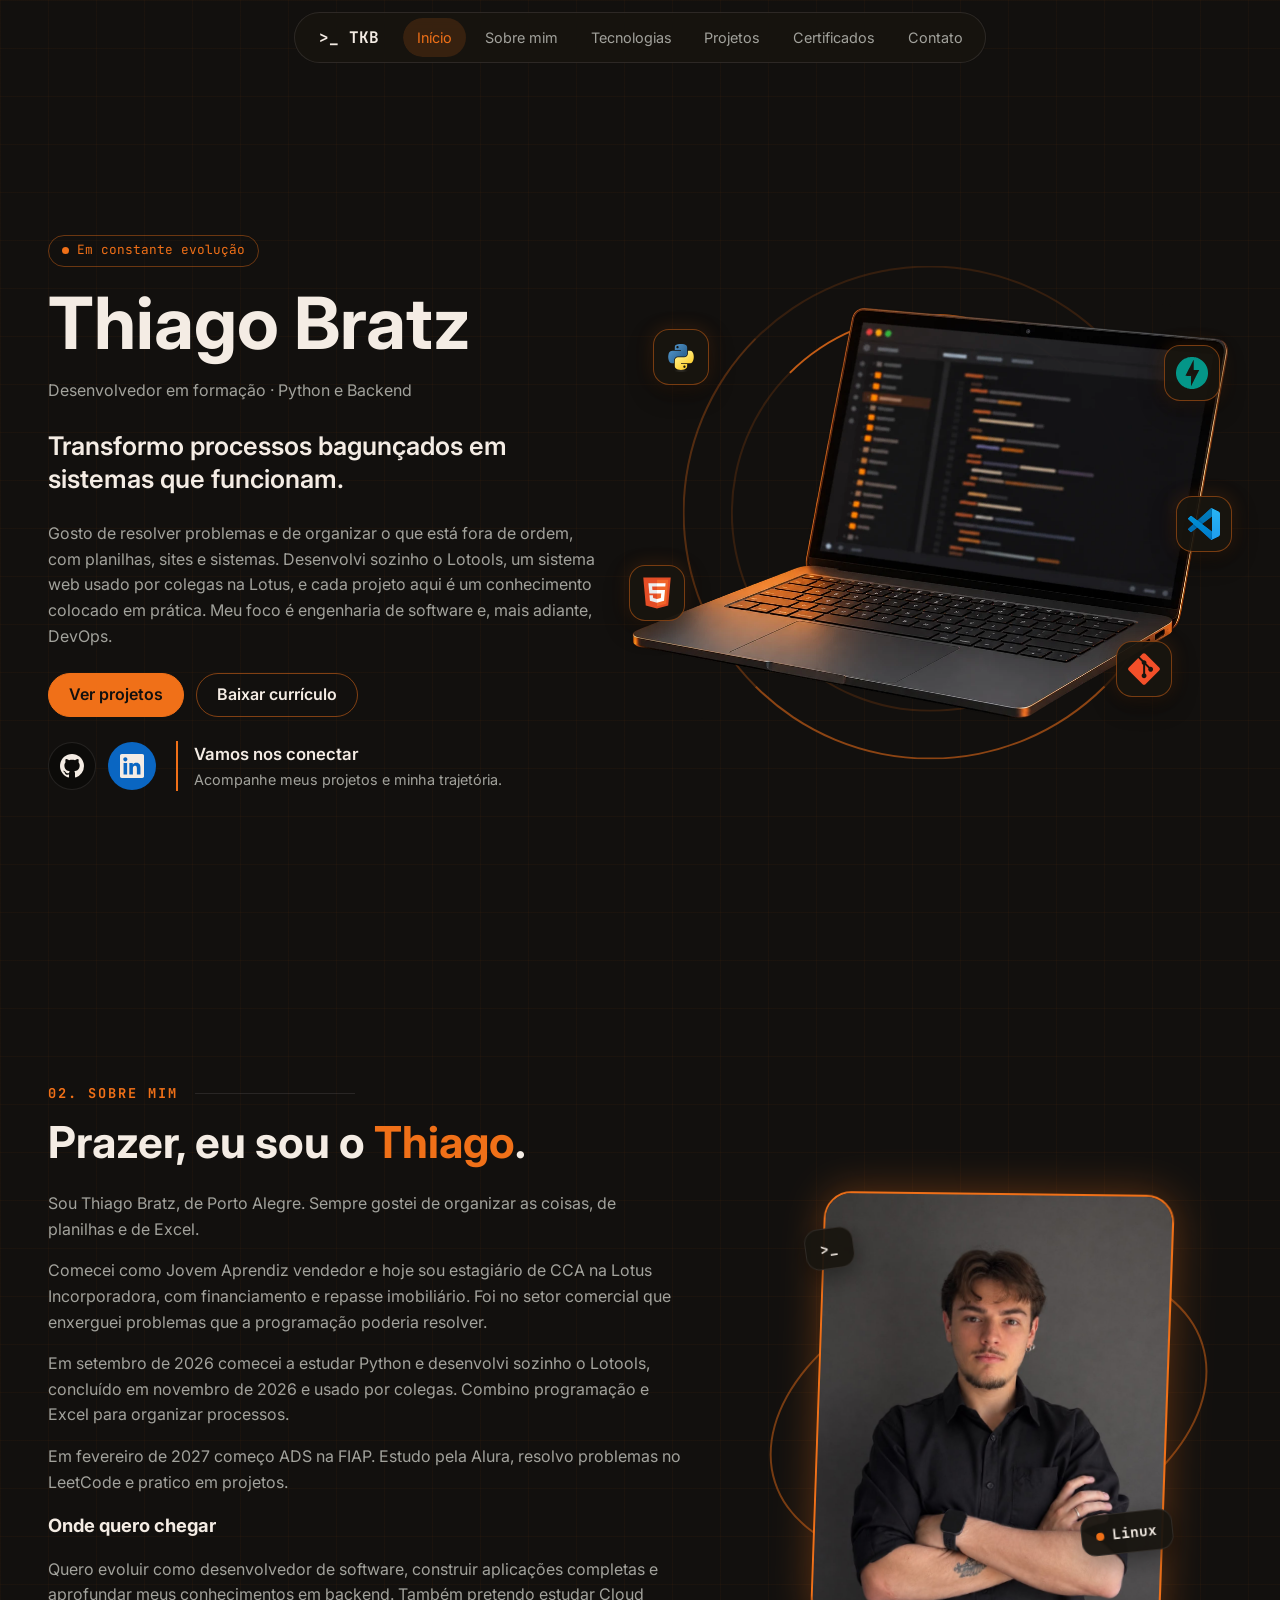
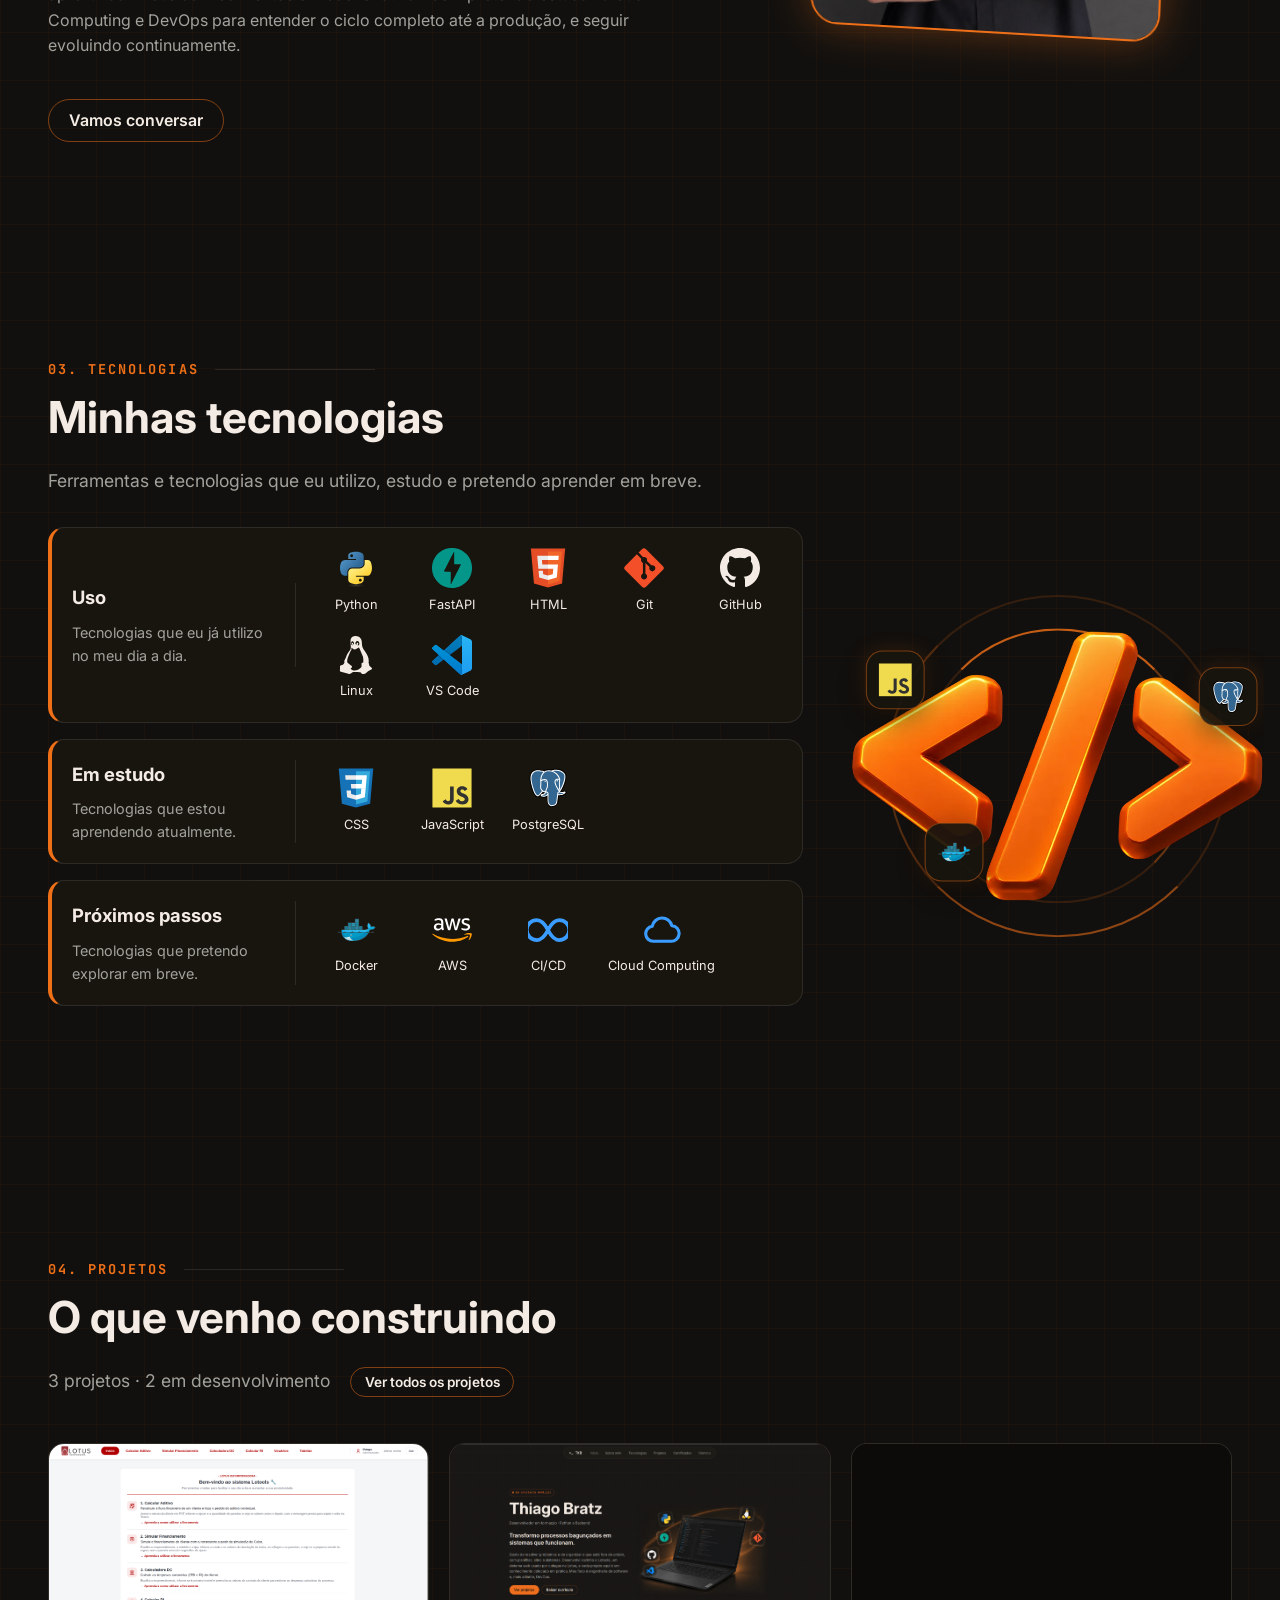
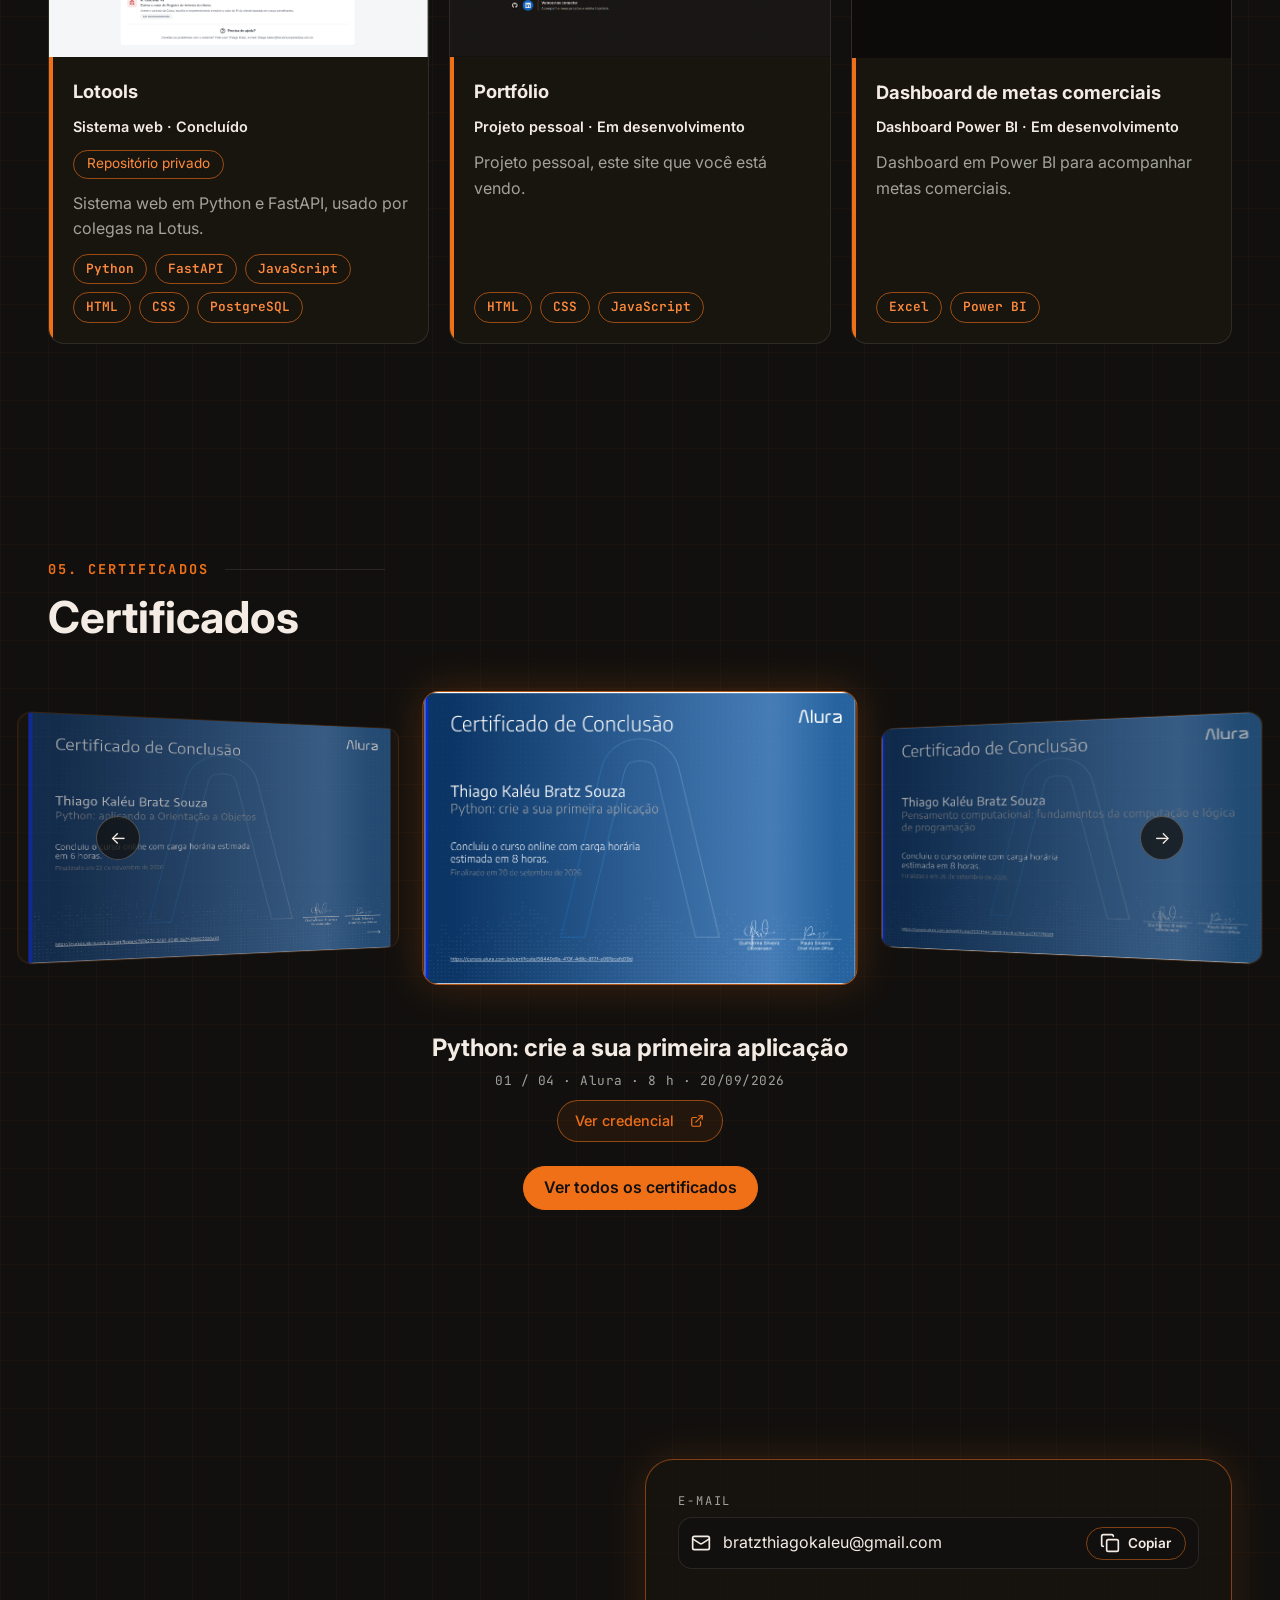
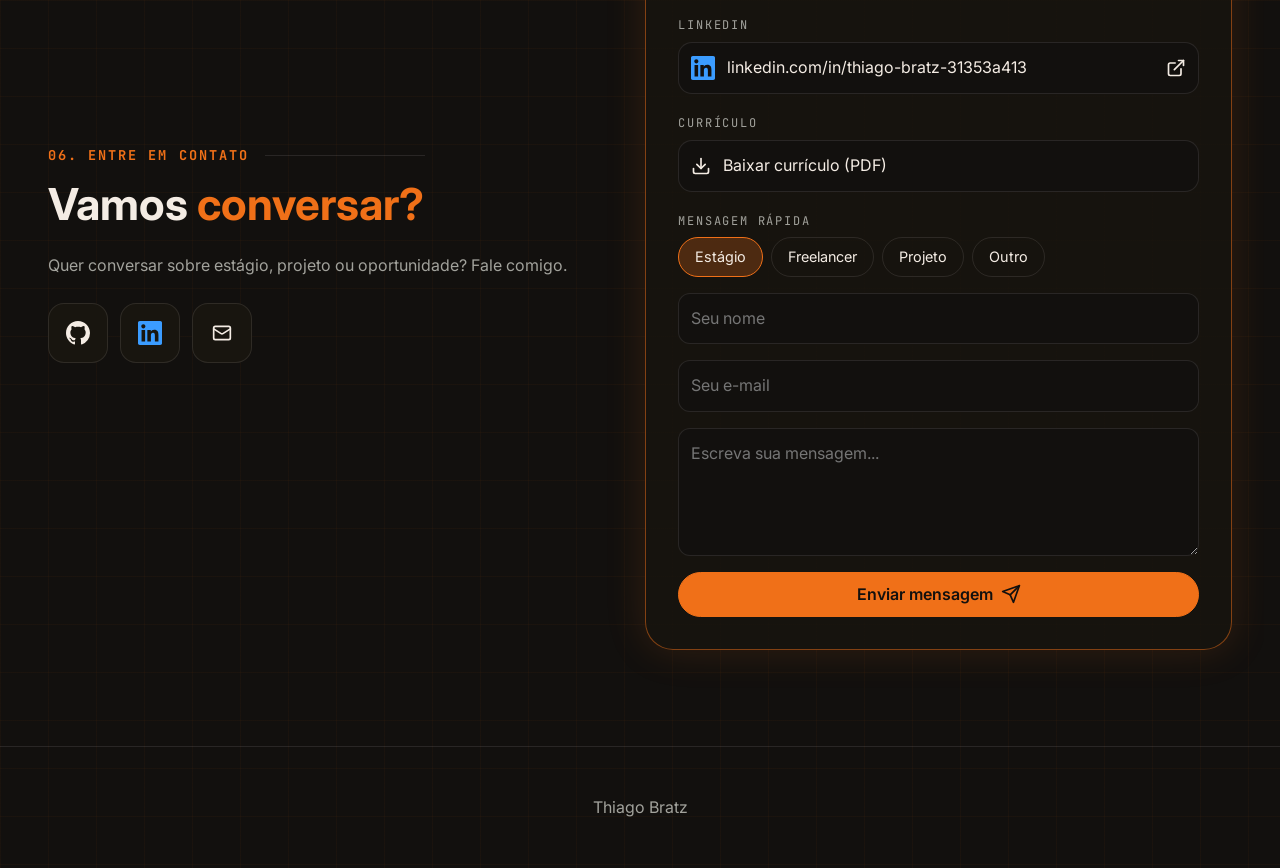
<file: index.html>
<!DOCTYPE html>
<html lang="pt-BR">
<head>
  <meta charset="UTF-8">
  <meta name="viewport" content="width=device-width, initial-scale=1.0">
  <title>Thiago Bratz | Desenvolvedor em formação · Python e Backend</title>
  <meta name="description" content="Portfólio de Thiago Bratz, desenvolvedor em formação com foco em Python e Backend.">
  <meta name="theme-color" content="#12100e">
  <meta property="og:type" content="website">
  <meta property="og:locale" content="pt_BR">
  <meta property="og:title" content="Thiago Bratz | Desenvolvedor em formação · Python e Backend">
  <meta property="og:description" content="Portfólio de Thiago Bratz, desenvolvedor em formação com foco em Python e Backend.">
  <meta property="og:url" content="https://thiagobratz.vercel.app/">
  <meta property="og:image" content="https://thiagobratz.vercel.app/assets/img/og-image.jpg">
  <meta property="og:image:width" content="1200">
  <meta property="og:image:height" content="630">
  <meta property="og:image:alt" content="Thiago Bratz, desenvolvedor em formação em Python e Backend, ao lado de um notebook com código">
  <meta name="twitter:card" content="summary_large_image">
  <link rel="icon" href="assets/icons/favicon.svg" type="image/svg+xml">
  <link rel="stylesheet" href="assets/css/style.css">
  <link rel="stylesheet" href="assets/css/certificados.css">
  <script src="assets/js/projetos.js" defer></script>
  <script src="assets/js/main.js" defer></script>
  <script src="assets/js/certificados.js" defer></script>
  <script>document.documentElement.classList.add("js");</script>
  
</head>
<body>
  <a href="#conteudo">Pular para o conteúdo</a>
  <div class="progresso" id="progresso" aria-hidden="true"></div>

  <!-- Biblioteca de ícones-->
  <svg width="0" height="0" style="position:absolute" aria-hidden="true" focusable="false">
    <symbol id="i-github" viewBox="0 0 16 16">
      <path d="M8 0C3.58 0 0 3.58 0 8c0 3.54 2.29 6.53 5.47 7.59.4.07.55-.17.55-.38 0-.19-.01-.82-.01-1.49-2.01.37-2.53-.49-2.69-.94-.09-.23-.48-.94-.82-1.13-.28-.15-.68-.52-.01-.53.63-.01 1.08.58 1.23.82.72 1.21 1.87.87 2.33.66.07-.52.28-.87.51-1.07-1.78-.2-3.64-.89-3.64-3.95 0-.87.31-1.59.82-2.15-.08-.2-.36-1.02.08-2.12 0 0 .67-.21 2.2.82.64-.18 1.32-.27 2-.27.68 0 1.36.09 2 .27 1.53-1.04 2.2-.82 2.2-.82.44 1.1.16 1.92.08 2.12.51.56.82 1.27.82 2.15 0 3.07-1.87 3.75-3.65 3.95.29.25.54.73.54 1.48 0 1.07-.01 1.93-.01 2.2 0 .21.15.46.55.38A8.013 8.013 0 0016 8c0-4.42-3.58-8-8-8z"/>
    </symbol>
    <symbol id="i-linkedin" viewBox="0 0 24 24">
      <path d="M20.447 20.452h-3.554v-5.569c0-1.328-.027-3.037-1.852-3.037-1.853 0-2.136 1.445-2.136 2.939v5.667H9.351V9h3.414v1.561h.046c.477-.9 1.637-1.85 3.37-1.85 3.601 0 4.267 2.37 4.267 5.455v6.286zM5.337 7.433c-1.144 0-2.063-.926-2.063-2.065 0-1.138.92-2.063 2.063-2.063 1.14 0 2.064.925 2.064 2.063 0 1.139-.925 2.065-2.064 2.065zm1.782 13.019H3.555V9h3.564v11.452zM22.225 0H1.771C.792 0 0 .774 0 1.729v20.542C0 23.227.792 24 1.771 24h20.451C23.2 24 24 23.227 24 22.271V1.729C24 .774 23.2 0 22.222 0h.003z"/>
    </symbol>
    <symbol id="i-mail" viewBox="0 0 24 24">
      <rect width="20" height="16" x="2" y="4" rx="2"/>
      <path d="m22 7-8.97 5.7a1.94 1.94 0 0 1-2.06 0L2 7"/>
    </symbol>
    <symbol id="i-copiar" viewBox="0 0 24 24">
      <rect width="14" height="14" x="8" y="8" rx="2" ry="2"/>
      <path d="M4 16c-1.1 0-2-.9-2-2V4c0-1.1.9-2 2-2h10c1.1 0 2 .9 2 2"/>
    </symbol>
    <symbol id="i-baixar" viewBox="0 0 24 24">
      <path d="M21 15v4a2 2 0 0 1-2 2H5a2 2 0 0 1-2-2v-4"/>
      <path d="m7 10 5 5 5-5"/>
      <path d="M12 15V3"/>
    </symbol>
    <symbol id="i-externo" viewBox="0 0 24 24">
      <path d="M15 3h6v6"/>
      <path d="M10 14 21 3"/>
      <path d="M18 13v6a2 2 0 0 1-2 2H5a2 2 0 0 1-2-2V8a2 2 0 0 1 2-2h6"/>
    </symbol>
    <symbol id="i-enviar" viewBox="0 0 24 24">
      <path d="m22 2-7 20-4-9-9-4Z"/>
      <path d="M22 2 11 13"/>
    </symbol>
  </svg>

  <header>
    <a href="#inicio">&gt;_ TKB</a>

    <nav aria-label="Menu principal">
      <ul>
        <li><a href="#inicio">Início</a></li>
        <li><a href="#sobre">Sobre mim</a></li>
        <li><a href="#tecnologias">Tecnologias</a></li>
        <li><a href="#projetos">Projetos</a></li>
        <li><a href="#certificados">Certificados</a></li>
        <li><a href="#contato">Contato</a></li>
      </ul>
    </nav>
  </header>

  <main id="conteudo">

    <!-- ========== INÍCIO ========== -->
    <section id="inicio" aria-labelledby="titulo-inicio">
      <div class="hero-texto">
        <p class="etiqueta">Em constante evolução</p>
        <h1 id="titulo-inicio">Thiago Bratz</h1>
        <p>Desenvolvedor em formação · Python e Backend</p>
        <p class="frase">Transformo processos bagunçados em sistemas que funcionam.</p>
        <p>
          Gosto de resolver problemas e de organizar o que está fora de ordem,
          com planilhas, sites e sistemas. Desenvolvi sozinho o Lotools, um
          sistema web usado por colegas na Lotus, e cada projeto aqui é um
          conhecimento colocado em prática. Meu foco é engenharia de software
          e, mais adiante, DevOps.
        </p>

        <div class="acoes">
          <a class="botao" href="#projetos">Ver projetos</a>
          <a class="botao botao-secundario" href="assets/docs/curriculo.pdf" download>Baixar currículo</a>
        </div>

        <div class="conectar">
          <ul class="redes">
            <li>
              <a class="rede" href="https://github.com/ThiagoBratz" target="_blank" rel="noopener noreferrer" aria-label="GitHub (abre em nova aba)">
                <svg class="icone" aria-hidden="true"><use href="#i-github"/></svg>
              </a>
            </li>
            <li>
              <a class="rede rede-linkedin" href="https://linkedin.com/in/thiago-bratz-31353a413" target="_blank" rel="noopener noreferrer" aria-label="LinkedIn (abre em nova aba)">
                <svg class="icone" aria-hidden="true"><use href="#i-linkedin"/></svg>
              </a>
            </li>
          </ul>
          <div class="conectar-texto">
            <p class="conectar-titulo">Vamos nos conectar</p>
            <p>Acompanhe meus projetos e minha trajetória.</p>
          </div>
        </div>
      </div>

      <div class="hero-visual">
        <!-- anéis decorativos (CSS) -->
        <div class="anel anel-1" aria-hidden="true"></div>
        <div class="anel anel-2" aria-hidden="true"></div>

        <img class="hero-arte flutuar" src="assets/img/hero-notebook.webp" alt="" width="1200" height="831" decoding="async">

        <span class="icone-flutuante icone-python flutuar" style="--duracao: 5s; --atraso: -1s" aria-hidden="true">
          <img src="assets/icons/tech/python.svg" alt="" width="32" height="32">
        </span>
        <span class="icone-flutuante icone-fastapi flutuar" style="--duracao: 6.5s; --atraso: -3s" aria-hidden="true">
          <img src="assets/icons/tech/fastapi.svg" alt="" width="32" height="32">
        </span>
        <span class="icone-flutuante icone-html flutuar" style="--duracao: 7s; --atraso: -2s" aria-hidden="true">
          <img src="assets/icons/tech/html5.svg" alt="" width="32" height="32">
        </span>
        <span class="icone-flutuante icone-git flutuar" style="--duracao: 5.5s; --atraso: -4s" aria-hidden="true">
          <img src="assets/icons/tech/git.svg" alt="" width="32" height="32">
        </span>
        <span class="icone-flutuante icone-vscode flutuar" style="--duracao: 8s; --atraso: -5s" aria-hidden="true">
          <img src="assets/icons/tech/vscode.svg" alt="" width="32" height="32">
        </span>
      </div>
    </section>

    <!-- ========== SOBRE MIM ========== -->
    <section id="sobre" aria-labelledby="titulo-sobre">
      <div class="sobre-texto revelar">
        <p class="eyebrow">02. Sobre mim</p>
        <h2 id="titulo-sobre">Prazer, eu sou o <span class="destaque">Thiago</span>.</h2>

        <p>Sou Thiago Bratz, de Porto Alegre. Sempre gostei de organizar as coisas, de planilhas e de Excel.</p>
        <p>
          Comecei como Jovem Aprendiz vendedor e hoje sou estagiário de CCA na
          Lotus Incorporadora, com financiamento e repasse imobiliário. Foi no
          setor comercial que enxerguei problemas que a programação poderia resolver.
        </p>
        <p>
          Em setembro de 2026 comecei a estudar Python e desenvolvi sozinho o
          Lotools, concluído em novembro de 2026 e usado por colegas. Combino
          programação e Excel para organizar processos.
        </p>
        <p>
          Em fevereiro de 2027 começo ADS na FIAP. Estudo pela Alura, resolvo
          problemas no LeetCode e pratico em projetos.
        </p>

        <h3>Onde quero chegar</h3>
        <p>
          Quero evoluir como desenvolvedor de software, construir aplicações
          completas e aprofundar meus conhecimentos em backend. Também pretendo
          estudar Cloud Computing e DevOps para entender o ciclo completo até a
          produção, e seguir evoluindo continuamente.
        </p>

        <a class="botao botao-secundario" href="#contato">Vamos conversar</a>
      </div>

      <figure class="foto revelar">
        <img class="flutuar" style="--duracao: 7s" src="assets/img/foto_thiago.jpg" alt="Foto de Thiago Bratz" width="800" height="1000" loading="lazy" decoding="async">
        <span class="chip chip-terminal flutuar" style="--duracao: 5s; --atraso: -1s" aria-hidden="true">&gt;_</span>
        <span class="chip chip-linux flutuar" style="--duracao: 6s; --atraso: -3s" aria-hidden="true">Linux</span>
      </figure>
    </section>

    <!-- ========== TECNOLOGIAS ========== -->
    <section id="tecnologias" aria-labelledby="titulo-tecnologias">
      <div class="secao-topo revelar">
        <p class="eyebrow">03. Tecnologias</p>
        <h2 id="titulo-tecnologias">Minhas tecnologias</h2>
        <p class="resumo">Ferramentas e tecnologias que eu utilizo, estudo e pretendo aprender em breve.</p>
      </div>

      <div class="tech-layout">
        <div class="grade-tech">

          <div class="card-tech revelar">
            <div class="card-tech-info">
              <h3>Uso</h3>
              <p>Tecnologias que eu já utilizo no meu dia a dia.</p>
            </div>
            <ul class="icones-tech">
              <li><img src="assets/icons/tech/python.svg" alt="" width="48" height="48"><span>Python</span></li>
              <li><img src="assets/icons/tech/fastapi.svg" alt="" width="48" height="48"><span>FastAPI</span></li>
              <li><img src="assets/icons/tech/html5.svg" alt="" width="48" height="48"><span>HTML</span></li>
              <li><img src="assets/icons/tech/git.svg" alt="" width="48" height="48"><span>Git</span></li>
              <li><img src="assets/icons/tech/github.svg" alt="" width="48" height="48"><span>GitHub</span></li>
              <li><img src="assets/icons/tech/linux.svg" alt="" width="48" height="48"><span>Linux</span></li>
              <li><img src="assets/icons/tech/vscode.svg" alt="" width="48" height="48"><span>VS Code</span></li>
            </ul>
          </div>

          <div class="card-tech revelar">
            <div class="card-tech-info">
              <h3>Em estudo</h3>
              <p>Tecnologias que estou aprendendo atualmente.</p>
            </div>
            <ul class="icones-tech">
              <li><img src="assets/icons/tech/css3.svg" alt="" width="48" height="48"><span>CSS</span></li>
              <li><img src="assets/icons/tech/javascript.svg" alt="" width="48" height="48"><span>JavaScript</span></li>
              <li><img src="assets/icons/tech/postgresql.svg" alt="" width="48" height="48"><span>PostgreSQL</span></li>
            </ul>
          </div>

          <div class="card-tech revelar">
            <div class="card-tech-info">
              <h3>Próximos passos</h3>
              <p>Tecnologias que pretendo explorar em breve.</p>
            </div>
            <ul class="icones-tech">
              <li><img src="assets/icons/tech/docker.svg" alt="" width="48" height="48"><span>Docker</span></li>
              <li><img src="assets/icons/tech/aws.svg" alt="" width="48" height="48"><span>AWS</span></li>
              <li><img src="assets/icons/tech/cicd.svg" alt="" width="48" height="48"><span>CI/CD</span></li>
              <li><img src="assets/icons/tech/cloud.svg" alt="" width="48" height="48"><span>Cloud Computing</span></li>
            </ul>
          </div>

        </div>

        <div class="tech-visual">
          <div class="anel anel-1" aria-hidden="true"></div>
          <div class="anel anel-2" aria-hidden="true"></div>

          <img class="tech-arte flutuar" style="--duracao: 8s" src="assets/img/tecnologias-codigo.webp" alt="" width="800" height="528" loading="lazy" decoding="async">

          <span class="icone-flutuante icone-javascript flutuar" style="--duracao: 6s; --atraso: -2s" aria-hidden="true">
            <img src="assets/icons/tech/javascript.svg" alt="" width="32" height="32" loading="lazy">
          </span>
          <span class="icone-flutuante icone-postgresql flutuar" style="--duracao: 7.5s; --atraso: -4s" aria-hidden="true">
            <img src="assets/icons/tech/postgresql.svg" alt="" width="32" height="32" loading="lazy">
          </span>
          <span class="icone-flutuante icone-docker flutuar" style="--duracao: 5s; --atraso: -1s" aria-hidden="true">
            <img src="assets/icons/tech/docker.svg" alt="" width="32" height="32" loading="lazy">
          </span>
        </div>
      </div>
    </section>

    <!-- ========== PROJETOS ========== -->
    <section id="projetos" aria-labelledby="titulo-projetos">
      <div class="secao-topo revelar">
        <p class="eyebrow">04. Projetos</p>
        <h2 id="titulo-projetos">O que venho construindo</h2>
        <div class="resumo-linha">
          <p class="resumo" id="resumo-projetos">3 projetos · 2 em desenvolvimento</p>
          <a class="botao botao-secundario botao-pequeno" href="projetos.html">Ver todos os projetos</a>
        </div>
      </div>

      <div class="grade-projetos" id="lista-projetos">

        <article class="card-projeto revelar">
          <img class="projeto-imagem" src="assets/img/projetos/lotools.png" alt="Tela do sistema Lotools" width="1200" height="675" loading="lazy" decoding="async">
          <div class="projeto-corpo">
            <h3>Lotools</h3>
            <p class="meta">Sistema web · Concluído</p>
            <p class="selo">Repositório privado</p>
            <p>Sistema web em Python e FastAPI, usado por colegas na Lotus.</p>
            <ul class="etiquetas" aria-label="Tecnologias do Lotools">
              <li>Python</li>
              <li>FastAPI</li>
              <li>JavaScript</li>
              <li>HTML</li>
              <li>CSS</li>
              <li>PostgreSQL</li>
            </ul>
          </div>
        </article>

        <article class="card-projeto revelar">
          <img class="projeto-imagem" src="assets/img/projetos/portfolio.png" alt="Imagem do projeto Portfólio" width="1200" height="675" loading="lazy" decoding="async">
          <div class="projeto-corpo">
            <h3>Portfólio</h3>
            <p class="meta">Projeto pessoal · Em desenvolvimento</p>
            <p>Projeto pessoal, este site que você está vendo.</p>
            <ul class="etiquetas" aria-label="Tecnologias do Portfólio">
              <li>HTML</li>
              <li>CSS</li>
              <li>JavaScript</li>
            </ul>
          </div>
        </article>

        <article class="card-projeto revelar">
          <img class="projeto-imagem" src="assets/img/projetos/dashboard.png" alt="Imagem do Dashboard de metas comerciais" width="1200" height="675" loading="lazy" decoding="async">
          <div class="projeto-corpo">
            <h3>Dashboard de metas comerciais</h3>
            <p class="meta">Dashboard Power BI · Em desenvolvimento</p>
            <p>Dashboard em Power BI para acompanhar metas comerciais.</p>
            <ul class="etiquetas" aria-label="Tecnologias do Dashboard">
              <li>Excel</li>
              <li>Power BI</li>
            </ul>
          </div>
        </article>

      </div>
    </section>

        <!-- ========== CERTIFICADOS ========== -->
    <section id="certificados" aria-labelledby="titulo-certificados">
      <div class="secao-topo revelar">
        <p class="eyebrow">05. Certificados</p>
        <h2 id="titulo-certificados">Certificados</h2>
      </div>

      <div class="carrossel revelar" id="carrossel" role="region"
           aria-roledescription="carrossel" aria-label="Certificados em destaque">
        <div class="carrossel-palco" id="carrossel-palco">
          <button type="button" class="carrossel-seta carrossel-seta--anterior"
                  id="carrossel-anterior" aria-label="Certificado anterior">
            <span aria-hidden="true">←</span>
          </button>
          <button type="button" class="carrossel-seta carrossel-seta--proximo"
                  id="carrossel-proximo" aria-label="Próximo certificado">
            <span aria-hidden="true">→</span>
          </button>
        </div>

        <div class="carrossel-info" aria-live="polite" aria-atomic="true">
          <h3 class="carrossel-titulo" id="carrossel-titulo">Carregando certificados…</h3>
          <p class="carrossel-contador" id="carrossel-contador"></p>
          <a class="carrossel-validar" id="carrossel-validar"
             target="_blank" rel="noopener noreferrer" hidden>
            Ver credencial<span class="sr-only"> (abre em nova aba)</span>
          </a>
        </div>
      </div>

      <div class="certificados-acoes">
        <a class="botao" href="certificados.html">Ver todos os certificados</a>
      </div>
    </section>

    <!-- ========== CONTATO ========== -->
    <section id="contato" aria-labelledby="titulo-contato">
      <div class="contato-texto revelar">
        <p class="eyebrow">06. Entre em contato</p>
        <h2 id="titulo-contato">Vamos <span class="destaque">conversar?</span></h2>
        <p>Quer conversar sobre estágio, projeto ou oportunidade? Fale comigo.</p>

        <ul class="redes">
          <li>
            <a class="rede rede-quadrada" href="https://github.com/ThiagoBratz" target="_blank" rel="noopener noreferrer" aria-label="GitHub (abre em nova aba)">
              <svg class="icone" aria-hidden="true"><use href="#i-github"/></svg>
            </a>
          </li>
          <li>
            <a class="rede rede-quadrada rede-linkedin" href="https://linkedin.com/in/thiago-bratz-31353a413" target="_blank" rel="noopener noreferrer" aria-label="LinkedIn (abre em nova aba)">
              <svg class="icone" aria-hidden="true"><use href="#i-linkedin"/></svg>
            </a>
          </li>
          <li>
            <a class="rede rede-quadrada" href="mailto:bratzthiagokaleu@gmail.com" aria-label="Enviar e-mail">
              <svg class="icone-linha" aria-hidden="true"><use href="#i-mail"/></svg>
            </a>
          </li>
        </ul>
      </div>

      <div class="card-contato revelar">

        <div class="campo">
          <p class="rotulo">E-mail</p>
          <div class="linha-campo">
            <svg class="icone-linha" aria-hidden="true"><use href="#i-mail"/></svg>
            <a class="texto" id="email-texto" href="mailto:bratzthiagokaleu@gmail.com">bratzthiagokaleu@gmail.com</a>
            <button class="botao botao-secundario botao-pequeno" type="button" id="botao-copiar">
              <svg class="icone-linha" aria-hidden="true"><use href="#i-copiar"/></svg>
              Copiar
            </button>
          </div>
          <p class="aviso" id="aviso-copiado" role="status" aria-live="polite"></p>
        </div>

        <div class="campo">
          <p class="rotulo">LinkedIn</p>
          <a class="linha-campo" href="https://linkedin.com/in/thiago-bratz-31353a413" target="_blank" rel="noopener noreferrer">
            <svg class="icone" aria-hidden="true"><use href="#i-linkedin"/></svg>
            <span class="texto">linkedin.com/in/thiago-bratz-31353a413</span>
            <svg class="icone-linha" aria-hidden="true"><use href="#i-externo"/></svg>
            <span class="sr-only">(abre em nova aba)</span>
          </a>
        </div>

        <div class="campo">
          <p class="rotulo">Currículo</p>
          <a class="linha-campo" href="assets/docs/curriculo.pdf" download>
            <svg class="icone-linha" aria-hidden="true"><use href="#i-baixar"/></svg>
            <span class="texto">Baixar currículo (PDF)</span>
          </a>
        </div>

        <form>
          <fieldset class="assuntos">
            <legend class="rotulo">Mensagem rápida</legend>
            <div class="assuntos-opcoes">
              <div class="assunto">
                <input type="radio" id="assunto-estagio" name="assunto" value="estagio" checked>
                <label for="assunto-estagio">Estágio</label>
              </div>
              <div class="assunto">
                <input type="radio" id="assunto-freelancer" name="assunto" value="freelancer">
                <label for="assunto-freelancer">Freelancer</label>
              </div>
              <div class="assunto">
                <input type="radio" id="assunto-projeto" name="assunto" value="projeto">
                <label for="assunto-projeto">Projeto</label>
              </div>
              <div class="assunto">
                <input type="radio" id="assunto-outro" name="assunto" value="outro">
                <label for="assunto-outro">Outro</label>
              </div>
            </div>
          </fieldset>

          <label class="sr-only" for="nome">Nome</label>
          <input type="text" id="nome" name="nome" placeholder="Seu nome" autocomplete="name" maxlength="100" required>
          <label class="sr-only" for="email">E-mail</label>
          <input type="email" id="email" name="email" placeholder="Seu e-mail" autocomplete="email" maxlength="254" required>
          <textarea id="mensagem" name="mensagem" rows="4" placeholder="Escreva sua mensagem..." maxlength="2000" required></textarea>
          <div class="campo-armadilha" aria-hidden="true">
            <label for="website">Não preencha este campo</label>
            <input type="text" id="website" name="website" tabindex="-1" autocomplete="off">
          </div>
          <button class="botao botao-largo" type="submit">
            Enviar mensagem
            <svg class="icone-linha" aria-hidden="true"><use href="#i-enviar"/></svg>
          </button>
        </form>

      </div>
    </section>

  </main>

  <button class="proxima" id="proxima" type="button">
    <span id="proxima-texto">Sobre mim</span>
    <span class="proxima-linha" aria-hidden="true"></span>
  </button>

  <footer>
    <p>Thiago Bratz</p>
  </footer>
</body>
</html>
</file>
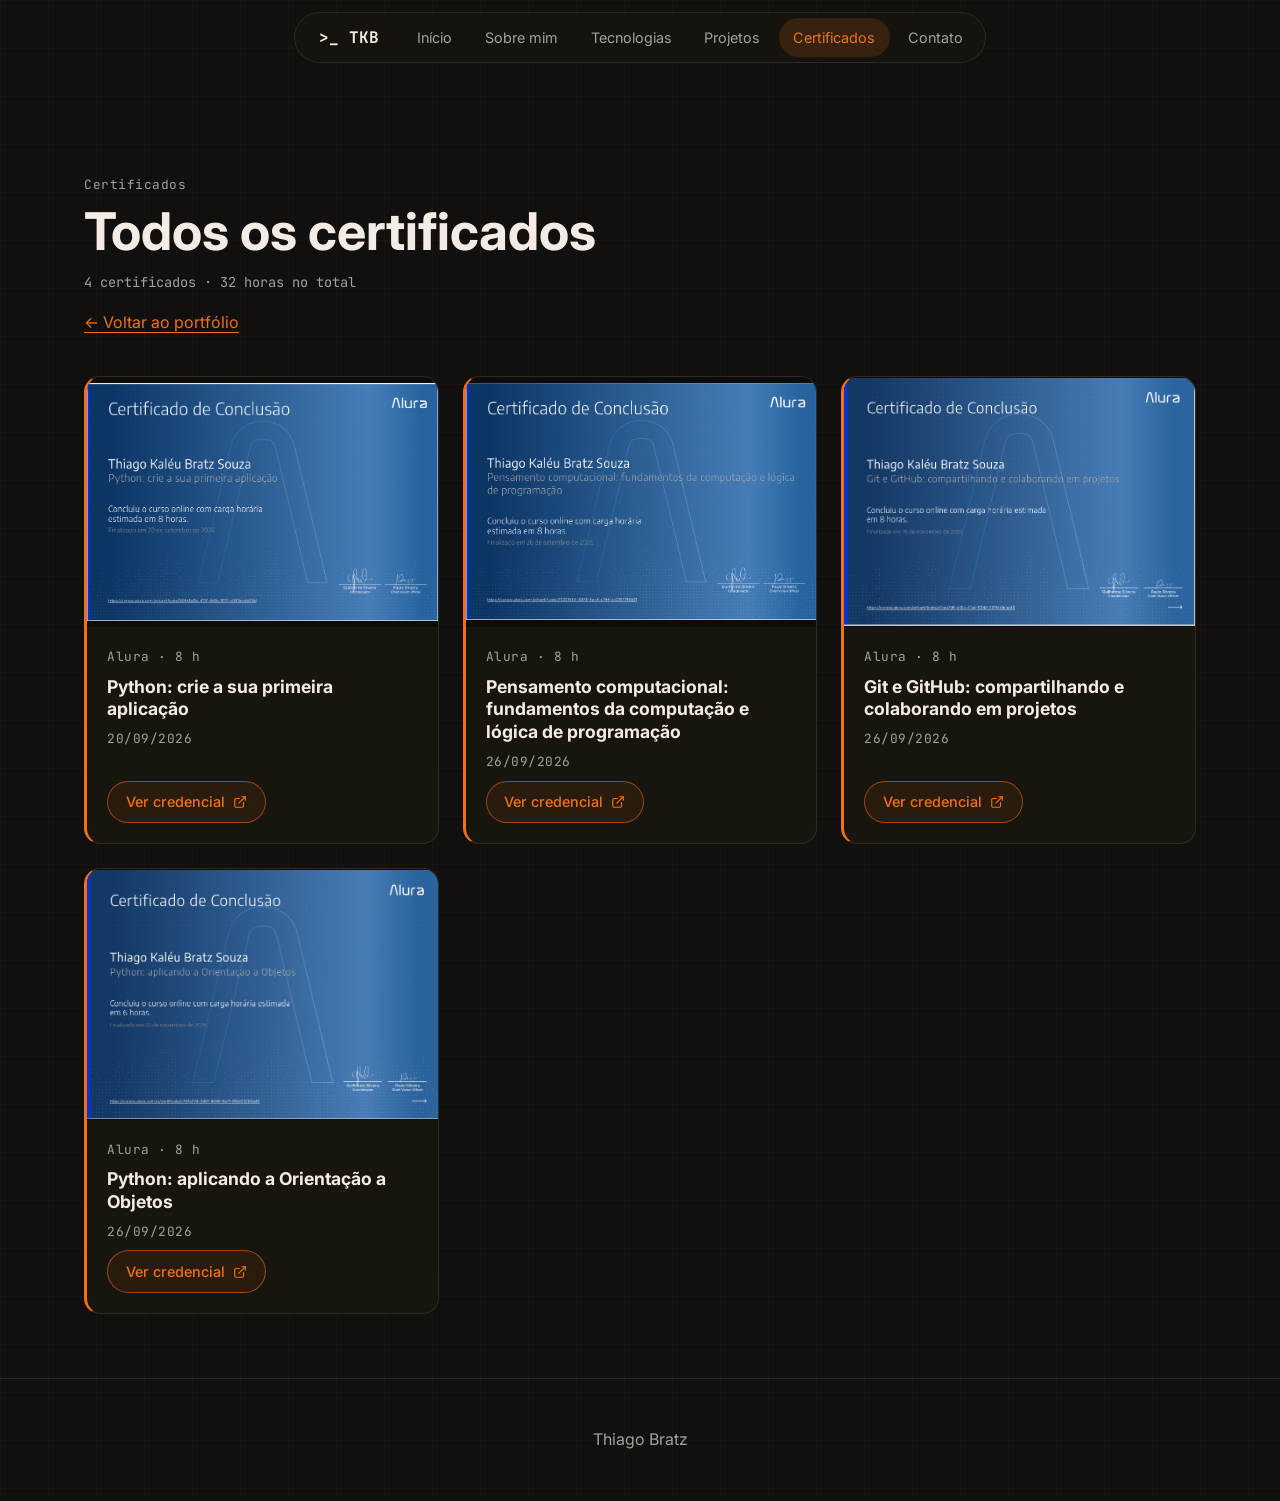
<file: certificados.html>
<!DOCTYPE html>
<html lang="pt-BR">
<head>
  <meta charset="UTF-8">
  <meta name="viewport" content="width=device-width, initial-scale=1.0">
  <title>Certificados | Thiago Bratz</title>
  <meta name="description" content="Todos os certificados de Thiago Bratz, desenvolvedor em formação em Python e Backend.">
  <meta name="theme-color" content="#12100e">
  <meta property="og:type" content="website">
  <meta property="og:locale" content="pt_BR">
  <meta property="og:title" content="Certificados | Thiago Bratz">
  <meta property="og:description" content="Todos os certificados de Thiago Bratz, desenvolvedor em formação em Python e Backend.">
  <link rel="icon" href="assets/icons/favicon.svg" type="image/svg+xml">
  <link rel="stylesheet" href="assets/css/style.css">
  <link rel="stylesheet" href="assets/css/certificados.css">
  <script src="assets/js/certificados.js" defer></script>
</head>
<body>
  <a href="#conteudo">Pular para o conteúdo</a>

  <header>
    <a href="index.html#inicio">&gt;_ TKB</a>

    <nav aria-label="Menu principal">
      <ul>
        <li><a href="index.html#inicio">Início</a></li>
        <li><a href="index.html#sobre">Sobre mim</a></li>
        <li><a href="index.html#tecnologias">Tecnologias</a></li>
        <li><a href="index.html#projetos">Projetos</a></li>
        <li><a class="ativo" href="certificados.html" aria-current="page">Certificados</a></li>
        <li><a href="index.html#contato">Contato</a></li>
      </ul>
    </nav>
  </header>

  <main id="conteudo" class="galeria-pagina">
    <div class="galeria-cabecalho">
      <p class="galeria-rotulo">Certificados</p>
      <h1>Todos os certificados</h1>
      <p class="galeria-resumo" id="galeria-resumo">Carregando certificados…</p>
      <a class="galeria-voltar" href="index.html#certificados">← Voltar ao portfólio</a>
    </div>

    <ul class="galeria-grade" id="galeria-grade" aria-label="Lista de certificados"></ul>
  </main>

  <footer>
    <p>Thiago Bratz</p>
  </footer>
</body>
</html>
</file>
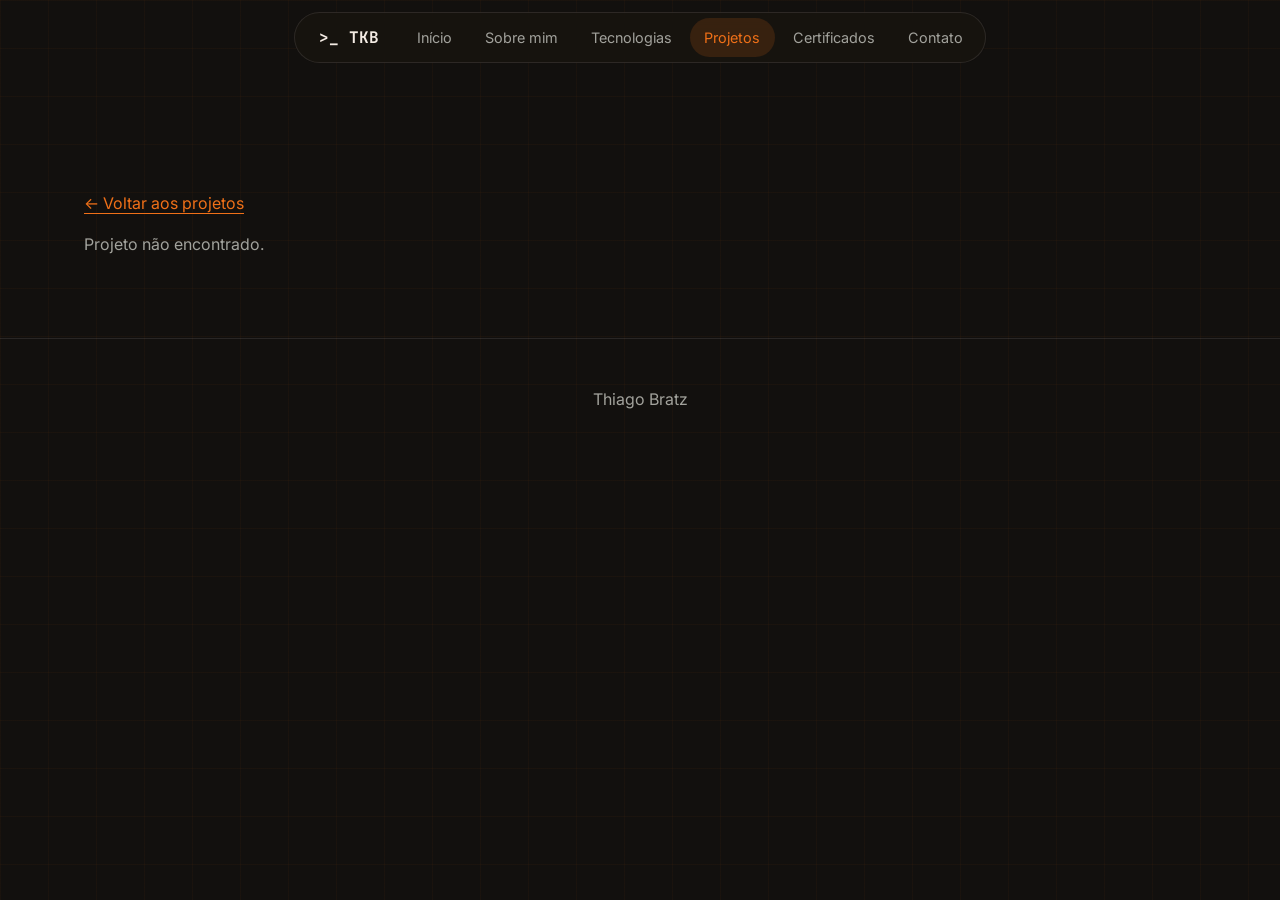
<file: projeto.html>
<!DOCTYPE html>
<html lang="pt-BR">
<head>
<meta charset="UTF-8">
<meta name="viewport" content="width=device-width, initial-scale=1.0">
<title>Projeto | Thiago Bratz</title>
<meta name="description" content="Detalhes de um projeto de Thiago Bratz.">
<meta name="theme-color" content="#12100e">
<link rel="icon" href="assets/icons/favicon.svg" type="image/svg+xml">
<link rel="stylesheet" href="assets/css/style.css">
<link rel="stylesheet" href="assets/css/certificados.css">
<script src="assets/js/projeto.js" defer></script>
</head>
<body>
<a href="#conteudo">Pular para o conteúdo</a>
<header>
<a href="index.html#inicio">&gt;_ TKB</a>
<nav aria-label="Menu principal">
<ul>
<li><a href="index.html#inicio">Início</a></li>
<li><a href="index.html#sobre">Sobre mim</a></li>
<li><a href="index.html#tecnologias">Tecnologias</a></li>
<li><a class="ativo" href="projetos.html" aria-current="page">Projetos</a></li>
<li><a href="index.html#certificados">Certificados</a></li>
<li><a href="index.html#contato">Contato</a></li>
</ul>
</nav>
</header>

<main id="conteudo" class="galeria-pagina projeto-pagina">
<a class="galeria-voltar" href="projetos.html">← Voltar aos projetos</a>
<article id="projeto" aria-live="polite">
<p>Carregando projeto…</p>
</article>
</main>

<footer>
<p>Thiago Bratz</p>
</footer>
</body>
</html>
</file>
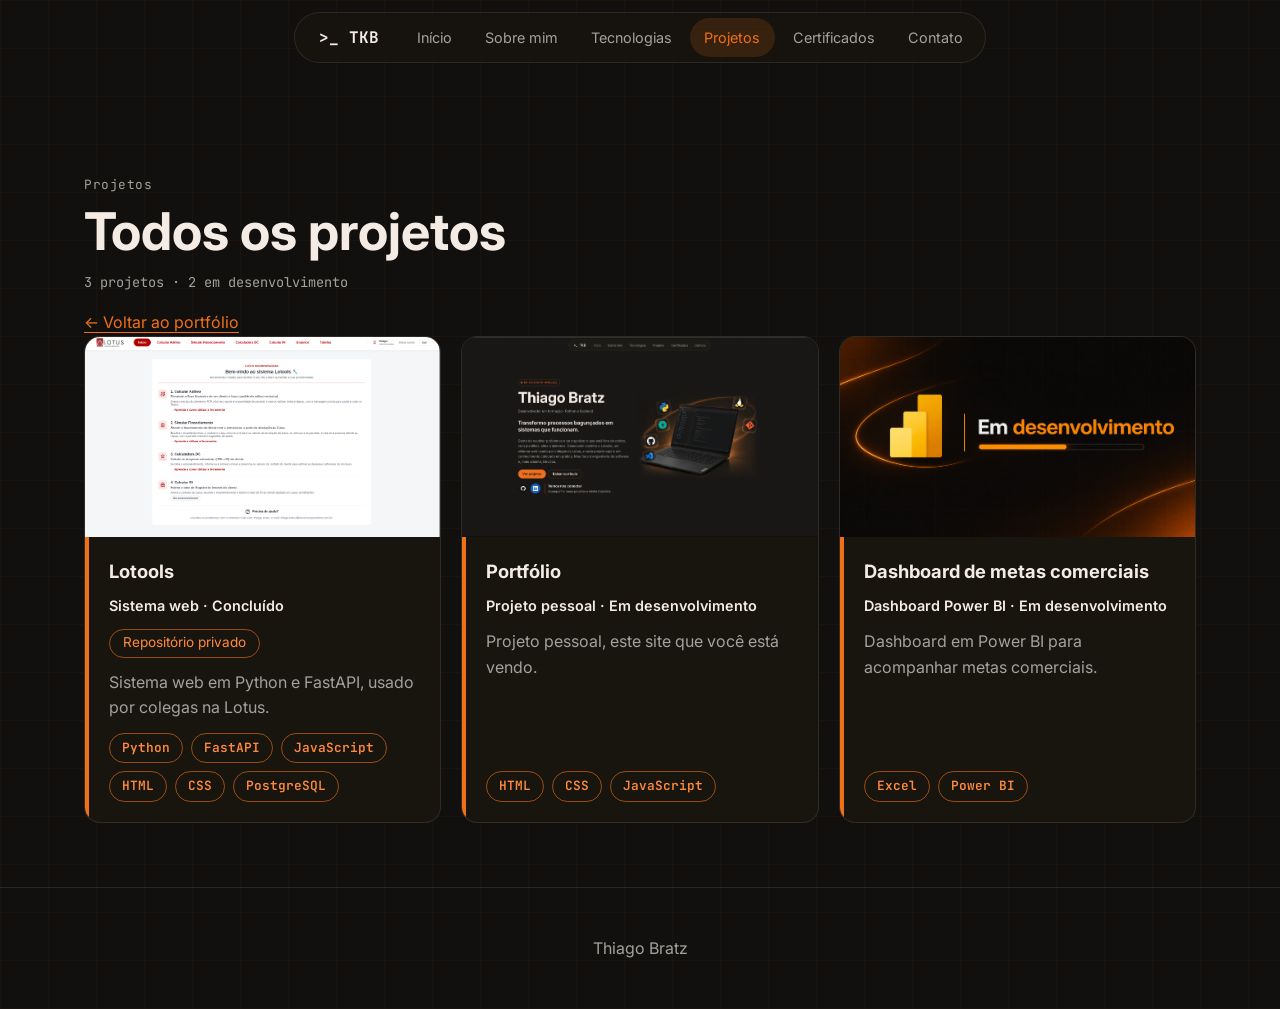
<file: projetos.html>
<!DOCTYPE html>
<html lang="pt-BR">
<head>
  <meta charset="UTF-8">
  <meta name="viewport" content="width=device-width, initial-scale=1.0">
  <title>Projetos | Thiago Bratz</title>
  <meta name="description" content="Todos os projetos de Thiago Bratz, desenvolvedor em formação em Python e Backend.">
  <meta name="theme-color" content="#12100e">
  <meta property="og:type" content="website">
  <meta property="og:locale" content="pt_BR">
  <meta property="og:title" content="Projetos | Thiago Bratz">
  <meta property="og:description" content="Todos os projetos de Thiago Bratz, desenvolvedor em formação em Python e Backend.">
  <link rel="icon" href="assets/icons/favicon.svg" type="image/svg+xml">
  <link rel="stylesheet" href="assets/css/style.css">
  <link rel="stylesheet" href="assets/css/certificados.css">
  <script src="assets/js/projetos.js" defer></script>
</head>
<body>
  <a href="#conteudo">Pular para o conteúdo</a>

  <header>
    <a href="index.html#inicio">&gt;_ TKB</a>

    <nav aria-label="Menu principal">
      <ul>
        <li><a href="index.html#inicio">Início</a></li>
        <li><a href="index.html#sobre">Sobre mim</a></li>
        <li><a href="index.html#tecnologias">Tecnologias</a></li>
        <li><a class="ativo" href="projetos.html" aria-current="page">Projetos</a></li>
        <li><a href="index.html#certificados">Certificados</a></li>
        <li><a href="index.html#contato">Contato</a></li>
      </ul>
    </nav>
  </header>

  <main id="conteudo" class="galeria-pagina">
    <!-- As classes "galeria-*" vêm do certificados.css e servem para as duas páginas -->
    <div class="galeria-cabecalho">
      <p class="galeria-rotulo">Projetos</p>
      <h1>Todos os projetos</h1>
      <p class="galeria-resumo" id="projetos-resumo">Carregando projetos…</p>
      <a class="galeria-voltar" href="index.html#projetos">← Voltar ao portfólio</a>
    </div>

    <!-- "grade-projetos" e "card-projeto" são do style.css: os cards ficam iguais aos da página principal -->
    <div class="grade-projetos" id="todos-projetos"></div>
  </main>

  <footer>
    <p>Thiago Bratz</p>
  </footer>
</body>
</html>
</file>
<file: assets/css/style.css>
/* ========== 1. VARIÁVEIS ========== */
:root {
  --bg: #12100e;
  --bg-2: #1b160f;
  --card: #18150f;
  --laranja: #f07018;
  --laranja-claro: #ff8a3d;
  --texto: #f4ece4;
  --cinza: #a2a29c;
  --borda: rgba(244, 236, 228, 0.1);
  --raio: 16px;
  --largura: 78rem;

  --fonte-texto: "Inter", system-ui, sans-serif;
  --fonte-mono: "JetBrains Mono", ui-monospace, monospace;
}

/* ========== 2. FONTES ========== */
@font-face {
  font-family: "Inter";
  src: url("../fonts/Inter-Variable.ttf") format("truetype");
  font-weight: 100 900;
  font-display: swap;
}

@font-face {
  font-family: "JetBrains Mono";
  src: url("../fonts/JetBrainsMono-Variable.woff2") format("woff2");  font-weight: 100 800;
  font-display: swap;
}

/* ========== 3. BASE ========== */
*,
*::before,
*::after {
  box-sizing: border-box;
}

html {
  scroll-behavior: smooth;
  scroll-padding-top: 5rem;
}

body {
  margin: 0;
  font-family: var(--fonte-texto);
  line-height: 1.6;
  color: var(--texto);
  background-color: var(--bg);
  /* grid de fundo discreto */
  background-image:
    linear-gradient(rgba(240, 112, 24, 0.04) 1px, transparent 1px),
    linear-gradient(90deg, rgba(240, 112, 24, 0.04) 1px, transparent 1px);
  background-size: 48px 48px;
}

a {
  color: var(--laranja);
}

:focus-visible {
  outline: 2px solid var(--laranja);
  outline-offset: 3px;
}

/* texto só para leitores de tela */
.sr-only {
  position: absolute;
  width: 1px;
  height: 1px;
  margin: -1px;
  padding: 0;
  overflow: hidden;
  clip-path: inset(50%);
  white-space: nowrap;
  border: 0;
}

/* link "Pular para o conteúdo" (precisa ser o primeiro filho do body) */
body > a:first-child {
  position: absolute;
  left: 1rem;
  top: -4rem;
  padding: 0.5rem 1rem;
  background: var(--laranja);
  color: var(--bg);
  border-radius: 8px;
  z-index: 100;
}

body > a:first-child:focus {
  top: 1rem;
}

/* ícones (vindos do sprite no HTML) */
.icone {
  width: 1.5rem;
  height: 1.5rem;
  flex: none;
  fill: currentColor;
}

.icone-linha {
  width: 1.25rem;
  height: 1.25rem;
  flex: none;
  fill: none;
  stroke: currentColor;
  stroke-width: 2;
  stroke-linecap: round;
  stroke-linejoin: round;
}

/* ========== 4. CABEÇALHO E MENU ========== */
header {
  position: sticky;
  top: 0;
  z-index: 10;
  display: flex;
  flex-direction: column;
  align-items: center;
  gap: 0.5rem;
  padding: 0.75rem 1rem;
  background: rgba(18, 16, 14, 0.85);
  backdrop-filter: blur(8px);
}

header > a {
  font-family: var(--fonte-mono);
  font-weight: 700;
  color: var(--texto);
  text-decoration: none;
}

nav {
  max-width: 100%;
}

nav ul {
  display: flex;
  gap: 0.25rem;
  margin: 0;
  padding: 0.25rem;
  list-style: none;
  background: var(--card);
  border: 1px solid var(--borda);
  border-radius: 999px;
  overflow-x: auto;
  white-space: nowrap;
  scrollbar-width: none;
}

nav ul::-webkit-scrollbar {
  display: none;
}

nav a {
  display: block;
  padding: 0.5rem 0.9rem;
  border-radius: 999px;
  font-size: 0.9rem;
  color: var(--cinza);
  text-decoration: none;
}

nav a:hover,
nav a:focus-visible {
  color: var(--texto);
  background: rgba(240, 112, 24, 0.15);
}

/* ========== 5. SEÇÕES E TÍTULOS ========== */
section {
  min-height: 100svh;
  max-width: var(--largura);
  margin-inline: auto;
  padding: 4rem 1.25rem;
  overflow-x: clip;
}

h1 {
  margin: 0 0 1rem;
  font-size: clamp(2.5rem, 9vw, 4.5rem);
  line-height: 1.1;
}

h2 {
  margin: 0 0 1.5rem;
  font-size: clamp(1.75rem, 6vw, 2.75rem);
  line-height: 1.15;
}

h3 {
  margin: 0 0 0.5rem;
  font-size: 1.15rem;
}

p {
  color: var(--cinza);
}

/* limita a largura do texto corrido para facilitar a leitura */
section p {
  max-width: 65ch;
}

/* rótulo pequeno acima dos títulos: "02. SOBRE MIM" */
.eyebrow {
  display: flex;
  align-items: center;
  gap: 1rem;
  margin: 0 0 0.75rem;
  font-family: var(--fonte-mono);
  font-size: 0.85rem;
  font-weight: 700;
  letter-spacing: 0.15em;
  text-transform: uppercase;
  color: var(--laranja);
}

.eyebrow::after {
  content: "";
  flex: 1;
  max-width: 10rem;
  height: 1px;
  background: var(--borda);
}

/* palavra em laranja dentro de um título */
.destaque {
  color: var(--laranja);
}

.resumo {
  margin: 0 0 2rem;
  font-size: 1.1rem;
}

.secao-topo {
  margin-bottom: 1rem;
}

/* ========== 6. HERO ========== */
#inicio {
  display: flex;
  flex-direction: column;
  justify-content: center;
  gap: 2rem;
}

/* caixa que agrupa notebook + anéis + ícones flutuantes */
.hero-visual {
  position: relative;
  width: 100%;
  max-width: 34rem;
  margin-inline: auto;
}

.hero-arte {
  position: relative;
  z-index: 1;
  display: block;
  width: 100%;
  height: auto;
}

/* etiqueta "Em constante evolução" */
.etiqueta {
  width: fit-content;
  margin: 0 0 1rem;
  padding: 0.3rem 0.8rem;
  font-family: var(--fonte-mono);
  font-size: 0.8rem;
  color: var(--laranja);
  border: 1px solid rgba(240, 112, 24, 0.4);
  border-radius: 999px;
}

/* bolinha que pulsa */
.etiqueta::before {
  content: "";
  display: inline-block;
  width: 0.45rem;
  height: 0.45rem;
  margin-right: 0.5rem;
  background: var(--laranja);
  border-radius: 50%;
  animation: pulsar 1.8s ease-in-out infinite;
}

@keyframes pulsar {
  0%,
  100% {
    opacity: 1;
    box-shadow: 0 0 0 0 rgba(240, 112, 24, 0.6);
  }
  50% {
    opacity: 0.45;
    box-shadow: 0 0 0 6px rgba(240, 112, 24, 0);
  }
}

/* frase de destaque do hero */
.frase {
  font-size: clamp(1.2rem, 4vw, 1.6rem);
  font-weight: 600;
  line-height: 1.3;
  color: var(--texto);
}

/* GitHub e LinkedIn do hero */
.conectar {
  display: flex;
  flex-wrap: wrap;
  align-items: center;
  gap: 1rem 1.25rem;
  margin-top: 1.5rem;
}

.redes {
  display: flex;
  gap: 0.75rem;
  margin: 0;
  padding: 0;
  list-style: none;
}

.rede {
  display: grid;
  place-items: center;
  width: 3rem;
  height: 3rem;
  color: var(--texto);
  background: #0c0b09;
  border: 1px solid var(--borda);
  border-radius: 50%;
  transition: transform 0.2s, border-color 0.2s, box-shadow 0.2s;
}

.rede:hover {
  transform: translateY(-2px);
  border-color: var(--laranja);
  box-shadow: 0 0 18px rgba(240, 112, 24, 0.35);
}

.rede-linkedin {
  background: #0a66c2;
  border-color: transparent;
}

/* versão quadrada, usada na seção de contato */
.rede-quadrada {
  width: 3.75rem;
  height: 3.75rem;
  background: var(--card);
  border-radius: 16px;
}

.rede-quadrada.rede-linkedin {
  background: var(--card);
  border-color: var(--borda);
}

.rede-quadrada.rede-linkedin .icone {
  color: #3b9cff;
}

.conectar-texto {
  padding-left: 1rem;
  border-left: 2px solid var(--laranja);
}

.conectar-texto p {
  margin: 0;
  font-size: 0.9rem;
}

.conectar-texto .conectar-titulo {
  font-size: 1.05rem;
  font-weight: 600;
  color: var(--texto);
}

/* ========== 7. BOTÕES ========== */
/* grupo de botões lado a lado */
.acoes {
  display: flex;
  flex-wrap: wrap;
  gap: 0.75rem;
  margin: 1.5rem 0 0;
}

.acao-centro {
  display: flex;
  justify-content: center;
}

/* botão base: vale para <a> e <button> com class="botao" */
.botao {
  display: inline-flex;
  align-items: center;
  justify-content: center;
  gap: 0.5rem;
  padding: 0.7rem 1.25rem;
  font: inherit;
  font-weight: 600;
  line-height: 1.2;
  color: var(--bg);
  background: var(--laranja);
  border: 1px solid var(--laranja);
  border-radius: 999px;
  text-decoration: none;
  cursor: pointer;
  transition: background-color 0.2s, border-color 0.2s, transform 0.2s;
}

.botao:hover {
  background: var(--laranja-claro);
  border-color: var(--laranja-claro);
}

.botao:active {
  transform: translateY(1px);
}

/* variação secundária: só contorno. Vem depois, então vence o .botao */
.botao-secundario {
  color: var(--texto);
  background: transparent;
  border-color: rgba(240, 112, 24, 0.5);
}

.botao-secundario:hover {
  background: rgba(240, 112, 24, 0.12);
  border-color: var(--laranja);
}

.botao-pequeno {
  padding: 0.35rem 0.85rem;
  font-size: 0.85rem;
}

.botao-largo {
  width: 100%;
}

/* ========== 8. SOBRE MIM ========== */
#sobre {
  display: flex;
  flex-direction: column;
  justify-content: center;
  gap: 3rem;
}

.sobre-texto .botao {
  margin-top: 1.5rem;
}

/* moldura da foto */
.foto {
  position: relative;
  width: 100%;
  max-width: 22rem;
  margin: 0 auto;
}

.foto img {
  position: relative;
  z-index: 1;
  display: block;
  width: 100%;
  height: auto;
  aspect-ratio: 4 / 5;
  object-fit: cover;
  background: #0c0b09;
  border: 2px solid var(--laranja);
  border-radius: 28px;
  box-shadow: 0 0 40px rgba(240, 112, 24, 0.35);
  transform: perspective(1000px) rotateY(-6deg) rotate(2deg);
}

/* anel laranja atrás da foto */
.foto::before {
  content: "";
  position: absolute;
  inset: 18% -14%;
  border: 2px solid rgba(240, 112, 24, 0.45);
  border-radius: 50%;
  transform: rotate(-18deg);
}

.chip {
  position: absolute;
  z-index: 2;
  padding: 0.5rem 0.9rem;
  font-family: var(--fonte-mono);
  font-size: 0.9rem;
  font-weight: 700;
  color: var(--texto);
  background: rgba(24, 21, 15, 0.95);
  border: 1px solid var(--borda);
  border-radius: 14px;
  box-shadow: 0 8px 24px rgba(0, 0, 0, 0.4);
}

.chip-terminal {
  top: 8%;
  left: -0.5rem;
  transform: rotate(-8deg);
}

.chip-linux {
  right: -0.5rem;
  bottom: 18%;
  transform: rotate(-6deg);
}

.chip-linux::before {
  content: "";
  display: inline-block;
  width: 0.5rem;
  height: 0.5rem;
  margin-right: 0.5rem;
  background: var(--laranja);
  border-radius: 50%;
}

/* ========== 9. CARDS (base compartilhada) ========== */
.card-tech,
.card-projeto,
.card-certificado {
  background: var(--card);
  border: 1px solid var(--borda);
  border-radius: var(--raio);
}

/* ========== 10. TECNOLOGIAS ========== */
.tech-layout {
  display: grid;
  gap: 2rem;
}

.grade-tech {
  display: grid;
  gap: 1rem;
}

.card-tech {
  display: flex;
  flex-direction: column;
  gap: 1.25rem;
  padding: 1.25rem;
  border-left: 4px solid var(--laranja);
}

.card-tech-info p {
  margin: 0;
  font-size: 0.9rem;
}

.icones-tech {
  display: flex;
  flex-wrap: wrap;
  gap: 1.25rem 1.5rem;
  margin: 0;
  padding: 0;
  list-style: none;
}

.icones-tech li {
  display: flex;
  flex-direction: column;
  align-items: center;
  gap: 0.4rem;
  min-width: 4.5rem;
  font-size: 0.8rem;
  text-align: center;
  color: var(--texto);
}

.icones-tech img {
  width: 2.5rem;
  height: 2.5rem;
}

/* arte </> + anéis + ícones: só aparece em telas grandes */
.tech-visual {
  display: none;
}

.tech-arte {
  position: relative;
  z-index: 1;
  display: block;
  width: 100%;
  height: auto;
}

/* ========== 11. PROJETOS ========== */
.grade-projetos {
  display: grid;
  gap: 1.25rem;
}

.card-projeto {
  display: flex;
  flex-direction: column;
  overflow: hidden;
}

.projeto-imagem {
  display: block;
  width: 100%;
  height: auto;
  aspect-ratio: 16 / 9;
  object-fit: cover;
  background: #0c0b09;
}

.projeto-corpo {
  position: relative;
  display: flex;
  flex: 1;
  flex-direction: column;
  padding: 1.25rem 1.25rem 1.25rem 1.5rem;
}

/* barra laranja à esquerda, só na parte do texto */
.projeto-corpo::before {
  content: "";
  position: absolute;
  top: 0;
  bottom: 0;
  left: 0;
  width: 4px;
  background: var(--laranja);
}

.projeto-corpo p {
  margin: 0 0 0.75rem;
}

.meta {
  font-size: 0.9rem;
  font-weight: 600;
  color: var(--texto);
}

.selo {
  width: fit-content;
  padding: 0.15rem 0.8rem;
  font-size: 0.85rem;
  color: var(--laranja-claro);
  border: 1px solid rgba(240, 112, 24, 0.6);
  border-radius: 999px;
}

/* etiquetas (chips) de tecnologias */
.etiquetas {
  display: flex;
  flex-wrap: wrap;
  gap: 0.5rem;
  margin: auto 0 0;
  padding: 0;
  list-style: none;
}

.etiquetas li {
  padding: 0.25rem 0.75rem;
  font-family: var(--fonte-mono);
  font-size: 0.8rem;
  font-weight: 600;
  color: var(--laranja-claro);
  border: 1px solid rgba(240, 112, 24, 0.6);
  border-radius: 999px;
}

/* ========== 12. CERTIFICADOS ========== */
.grade-certificados {
  display: grid;
  gap: 1.25rem;
  margin-bottom: 2rem;
}

/* linha laranja fina com brilho suave nos cards de destaque */
.card-certificado {
  overflow: hidden;
  border-color: rgba(240, 112, 24, 0.5);
  box-shadow: 0 0 28px rgba(240, 112, 24, 0.15);
}

.certificado-imagem {
  display: block;
  width: 100%;
  height: auto;
  aspect-ratio: 3 / 2;
  object-fit: contain;
  background: #0c0b09;
  border-bottom: 1px solid var(--borda);
}

.certificado-corpo {
  padding: 1.25rem;
}

.certificado-corpo p {
  margin: 0 0 0.35rem;
}

.certificado-corpo a {
  display: inline-block;
  margin-top: 0.5rem;
}

/* ========== 13. CONTATO ========== */
#contato {
  display: flex;
  flex-direction: column;
  justify-content: center;
  gap: 2.5rem;
}

.contato-texto .redes {
  margin-top: 1.5rem;
}

.card-contato {
  display: grid;
  gap: 1.25rem;
  padding: 1.25rem;
  background: rgba(24, 21, 15, 0.85);
  border: 1px solid rgba(240, 112, 24, 0.5);
  border-radius: 28px;
  box-shadow: 0 0 40px rgba(240, 112, 24, 0.15);
}

.rotulo {
  margin: 0 0 0.4rem;
  padding: 0;
  font-family: var(--fonte-mono);
  font-size: 0.75rem;
  letter-spacing: 0.15em;
  text-transform: uppercase;
  color: var(--cinza);
}

.linha-campo {
  display: flex;
  align-items: center;
  gap: 0.75rem;
  min-height: 3.25rem;
  padding: 0.5rem 0.75rem;
  color: var(--texto);
  text-decoration: none;
  background: var(--bg);
  border: 1px solid var(--borda);
  border-radius: 14px;
}

.linha-campo .icone {
  color: #3b9cff;
}

a.linha-campo:hover {
  border-color: rgba(240, 112, 24, 0.6);
}

.linha-campo .texto {
  flex: 1;
  min-width: 0;
  overflow-wrap: anywhere;
  color: var(--texto);
  text-decoration: none;
}

/* assunto: botões de escolha em formato de pílula */
.assuntos {
  min-width: 0;
  margin: 0;
  padding: 0;
  border: 0;
}

.assuntos-opcoes {
  display: flex;
  flex-wrap: wrap;
  gap: 0.5rem;
}

.assunto {
  position: relative;
}

.assunto input {
  position: absolute;
  width: 1px;
  height: 1px;
  margin: 0;
  padding: 0;
  opacity: 0;
}

.assunto label {
  display: inline-block;
  padding: 0.45rem 1rem;
  font-family: var(--fonte-texto);
  font-size: 0.9rem;
  color: var(--texto);
  border: 1px solid var(--borda);
  border-radius: 999px;
  cursor: pointer;
  transition: background-color 0.2s, border-color 0.2s;
}

.assunto input:checked + label {
  background: rgba(240, 112, 24, 0.25);
  border-color: var(--laranja);
}

.assunto input:focus-visible + label {
  outline: 2px solid var(--laranja);
  outline-offset: 3px;
}

/* formulário */
form {
  display: grid;
  gap: 1rem;
}

input,
select,
textarea {
  width: 100%;
  padding: 0.75rem;
  font: inherit;
  color: var(--texto);
  background: var(--bg);
  border: 1px solid var(--borda);
  border-radius: 12px;
}

textarea {
  resize: vertical;
}

/* campo-armadilha contra robôs: fora da tela, invisível e fora do Tab */
.campo-armadilha {
  position: absolute;
  left: -9999px;
  width: 1px;
  height: 1px;
  overflow: hidden;
}

footer {
  padding: 2rem 1.25rem;
  text-align: center;
  color: var(--cinza);
  border-top: 1px solid var(--borda);
}

/* ========== 13B. INTERAÇÕES E ANIMAÇÕES (ETAPA 5) ========== */

/* aviso do botão copiar */
.aviso {
  min-height: 1.3rem;
  margin: 0.4rem 0 0;
  font-family: var(--fonte-mono);
  font-size: 0.85rem;
  color: var(--laranja-claro);
}

/* linha de progresso no topo */
.progresso {
  position: fixed;
  top: 0;
  left: 0;
  width: 100%;
  height: 3px;
  background: var(--laranja);
  transform: scaleX(0);
  transform-origin: left;
  z-index: 100;
}

/* item ativo do menu */
header nav a.ativo {
  color: var(--laranja);
  background: rgba(240, 112, 24, 0.15);
}

/* flutuação e anéis */
/* usa a propriedade "translate" (e não "transform") para não brigar
   com o transform que o elemento já tenha: inclinação da foto, revelar etc. */
@keyframes flutuar {
  0%,
  100% {
    translate: 0 0;
  }
  50% {
    translate: 0 -10px;
  }
}

@keyframes girar {
  to {
    transform: rotate(360deg);
  }
}

.flutuar {
  animation: flutuar var(--duracao, 6s) ease-in-out infinite;
  animation-delay: var(--atraso, 0s);
}

/* anéis laranja que giram devagar atrás da imagem.
   "translate" (propriedade própria) centraliza sem brigar com o "transform" da animação */
.anel {
  position: absolute;
  top: 50%;
  left: 50%;
  z-index: 0;
  aspect-ratio: 1;
  translate: -50% -50%;
  border: 2px solid rgba(240, 112, 24, 0.16);
  border-radius: 50%;
  pointer-events: none;
  animation: girar var(--giro, 40s) linear infinite;
}

.anel-1 {
  width: 66%;
  border-top-color: rgba(240, 112, 24, 0.8);
  border-right-color: rgba(240, 112, 24, 0.4);
}

.anel-2 {
  width: 82%;
  --giro: 60s;
  animation-direction: reverse;
  border-bottom-color: rgba(240, 112, 24, 0.55);
  border-left-color: rgba(240, 112, 24, 0.3);
}

/* ícones flutuantes: cartõezinhos escuros com o ícone real da tecnologia */
.icone-flutuante {
  position: absolute;
  z-index: 2;
  display: grid;
  place-items: center;
  width: 2.75rem;
  height: 2.75rem;
  background: rgba(24, 21, 15, 0.92);
  border: 1px solid rgba(240, 112, 24, 0.45);
  border-radius: 14px;
  box-shadow: 0 8px 24px rgba(0, 0, 0, 0.45), 0 0 18px rgba(240, 112, 24, 0.18);
}

.icone-flutuante img {
  width: 1.5rem;
  height: 1.5rem;
}

/* posição de cada ícone no hero */
.icone-python  { top: 6%;     left: 4%; }
.icone-fastapi { top: 10%;    right: 2%; }
.icone-html    { bottom: 24%; left: 0; }
.icone-git     { bottom: 6%;  right: 10%; }
.icone-vscode  { top: 46%;    right: 0; }

/* posição de cada ícone na arte </> */
.icone-javascript { top: 8%;    left: 4%; }
.icone-postgresql { top: 14%;   right: 2%; }
.icone-docker     { bottom: 8%; left: 18%; }

/* entrada com fade ao rolar (só funciona se o JS estiver ativo) */
.js .revelar {
  opacity: 0;
  transform: translateY(24px);
  transition:
    opacity 0.8s ease,
    transform 0.8s ease,
    border-color 0.25s ease,
    box-shadow 0.25s ease;
}

.js .revelar.visivel {
  opacity: 1;
  transform: none;
}

/* hover das tecnologias */
.icones-tech img {
  transition: transform 0.25s ease;
}

@media (hover: hover) {
  .card-tech:hover {
    border-color: rgba(240, 112, 24, 0.6);
    border-left-color: var(--laranja);
    box-shadow: 0 0 24px rgba(240, 112, 24, 0.15);
  }

  .icones-tech li:hover img {
    transform: translateY(-4px);
  }
}

/* ========== 13C. MODO TELA CHEIA (o JavaScript põe a classe .modo-slides no <html>) ========== */
/* medição: o JS desliga o fade por um instante para medir a altura real do conteúdo */
.medindo .revelar,
.medindo main > section {
  transform: none !important;
  transition: none !important;
}

.sem-transicao main > section,
.sem-transicao .progresso {
  transition: none !important;
}

.modo-slides,
.modo-slides body {
  height: 100%;
  overflow: hidden;
}

.modo-slides main {
  position: fixed;
  inset: 0;
}

/* todas as seções ficam empilhadas na tela; só a ".ativa" aparece */
.modo-slides main > section {
  position: absolute;
  inset: 0;
  display: flex;
  flex-direction: column;
  justify-content: center;
  min-height: 0;
  /* em cima: espaço do menu; embaixo: espaço do botão "próxima seção" */
  padding: 5.5rem 2rem 4.25rem;
  opacity: 0;
  visibility: hidden;
  pointer-events: none;
  /* seção "depois" (ainda não visitada): espera embaixo */
  transform: translateY(70px);
  /* ao sair: some rápido e só fica invisível depois da animação */
  transition:
    opacity 0.6s ease,
    transform 0.9s cubic-bezier(0.22, 0.61, 0.36, 1),
    visibility 0s linear 0.9s;
}

/* seção "antes" (já visitada): espera em cima */
.modo-slides main > section.antes {
  transform: translateY(-70px);
}

/* seção atual: entra com um pequeno atraso, fade-in de ~1 s */
.modo-slides main > section.ativa {
  opacity: 1;
  visibility: visible;
  pointer-events: auto;
  transform: none;
  transition:
    opacity 0.9s ease 0.1s,
    transform 0.9s cubic-bezier(0.22, 0.61, 0.36, 1) 0.1s,
    visibility 0s;
}

.modo-slides .progresso {
  transition: transform 0.9s ease;
}

/* Compactação: só entra quando a janela é baixa demais para o layout normal.
   O JavaScript tenta primeiro sem ela; se não couber, liga a classe .compacto e mede de novo. */
.modo-slides.compacto h2 {
  margin-bottom: 1rem;
}

.modo-slides.compacto .resumo {
  margin-bottom: 1.25rem;
}

.modo-slides.compacto .grade-certificados {
  margin-bottom: 1.25rem;
}

.modo-slides.compacto .certificado-imagem {
  aspect-ratio: auto;
  height: clamp(9rem, 30vh, 20rem);
}

.modo-slides.compacto .card-contato {
  gap: 1rem;
  padding: 1.5rem 2rem;
}

.modo-slides footer {
  display: none;
}

/* indicação da próxima seção: nome em maiúsculas + linha fina, como na referência */
.proxima {
  display: none;
}

.modo-slides .proxima {
  position: fixed;
  bottom: 0.75rem;
  left: 50%;
  z-index: 10;
  translate: -50% 0;
  display: flex;
  flex-direction: column;
  align-items: center;
  gap: 0.4rem;
  padding: 0.25rem 1rem;
  font-family: var(--fonte-mono);
  font-size: 0.7rem;
  letter-spacing: 0.2em;
  text-transform: uppercase;
  color: var(--cinza);
  background: none;
  border: 0;
  cursor: pointer;
  transition: color 0.2s;
}

.modo-slides .proxima:hover {
  color: var(--texto);
}

.proxima-linha {
  display: block;
  width: 1px;
  height: 1.5rem;
  background: linear-gradient(var(--laranja), transparent);
  transform-origin: top;
  animation: linha-descendo 1.8s ease-in-out infinite;
}

/* na última seção ("voltar ao início") a linha fica em cima e o texto embaixo */
.proxima[data-ultima="true"] {
  flex-direction: column-reverse;
}

.proxima[data-ultima="true"] .proxima-linha {
  background: linear-gradient(transparent, var(--laranja));
  transform-origin: bottom;
}

@keyframes linha-descendo {
  0% {
    transform: scaleY(0);
    opacity: 1;
  }
  60% {
    transform: scaleY(1);
    opacity: 1;
  }
  100% {
    transform: scaleY(1);
    opacity: 0;
  }
}

/* links de um projeto (quando houver, vindos de data/projetos.json) */
.projeto-links {
  display: flex;
  flex-wrap: wrap;
  gap: 0.5rem;
  margin: 0 0 0.75rem;
}

/* ========== 14. TELAS MÉDIAS (a partir de 768px) ========== */
@media (min-width: 48rem) {
  /* cabeçalho vira uma única pílula centralizada: logo + menu */
  header {
    top: 0.75rem;
    flex-direction: row;
    gap: 1.5rem;
    width: fit-content;
    max-width: calc(100% - 2rem);
    margin: 0.75rem auto 0;
    padding: 0.3rem 0.5rem 0.3rem 1.5rem;
    background: rgba(24, 21, 15, 0.8);
    border: 1px solid var(--borda);
    border-radius: 999px;
    backdrop-filter: blur(10px);
  }

  /* o menu deixa de ter pílula própria: a pílula agora é o cabeçalho */
  nav ul {
    padding: 0;
    background: transparent;
    border: 0;
  }

  section {
    padding: 6rem 2rem;
  }

  .grade-certificados {
    grid-template-columns: repeat(2, 1fr);
  }

  .card-contato {
    padding: 2rem;
  }

  .icone-flutuante {
    width: 3.5rem;
    height: 3.5rem;
    border-radius: 16px;
  }

  .icone-flutuante img {
    width: 2rem;
    height: 2rem;
  }
}

/* ========== 15. TELAS GRANDES (a partir de 1024px) ========== */
@media (min-width: 64rem) {
  #inicio {
    display: grid;
    grid-template-columns: 1fr 1.1fr;
    align-items: center;
    gap: 2rem;
  }

  .hero-visual {
    max-width: none;
  }

  #sobre {
    display: grid;
    grid-template-columns: 1.3fr 1fr;
    align-items: center;
    gap: 4rem;
  }

  .tech-layout {
    grid-template-columns: minmax(0, 1.9fr) minmax(0, 1fr);
    align-items: center;
  }

  /* cada card: título à esquerda, ícones à direita */
  .card-tech {
    flex-direction: row;
    align-items: center;
    gap: 1.5rem;
  }

  .card-tech-info {
    flex: 0 0 14rem;
    padding-right: 1.5rem;
    border-right: 1px solid var(--borda);
  }

  .tech-visual {
    position: relative;
    display: block;
    scale: 1.05;          /* tamanho */
    translate: 1.5rem 0;  /* deslocamento para a direita */
  }

  .grade-projetos {
    grid-template-columns: repeat(3, 1fr);
  }

  #contato {
    display: grid;
    grid-template-columns: 1fr 1.1fr;
    align-items: center;
    gap: 4rem;
  }
}

/* ========== 15B. TELAS MUITO GRANDES (a partir de 1280px) ========== */
@media (min-width: 80rem) {
  /* mais espaço para a arte </>, mantendo os cards confortáveis */
   .tech-visual {
    translate: 1.5rem 0; /* 24px: cabe nos ~30px de folga, sem ser cortado */
  }
}

/* ========== 16. ACESSIBILIDADE: MENOS MOVIMENTO (sempre por último) ========== */
/* Telas grandes: quanto mais largura, mais o símbolo cresce e se afasta dos cards */
@media (min-width: 90rem) {            /* 1440px */
  #tecnologias { overflow: visible; }  /* deixa a arte passar da caixa da seção */
  .tech-visual { scale: 1.15; translate: 4rem 0; }
}

@media (min-width: 96rem) {            /* 1536px */
  .tech-visual { scale: 1.2; translate: 6rem 0; }
}

@media (min-width: 120rem) {           /* 1920px */
  .tech-visual { scale: 1.3; translate: 8rem 0; }
}

@media (min-width: 160rem) {           /* 2560px */
  .tech-visual { scale: 1.4; translate: 12rem 0; }
}

/* ========== 17. CARD DE PROJETO: BOTÃO DE DETALHES ========== */
.projeto-midia {
  position: relative;
  overflow: hidden;
}

/* escurece a imagem no hover */
.projeto-midia::after {
  content: "";
  position: absolute;
  inset: 0;
  background: rgb(18 16 14 / 0.6);
  opacity: 0;
  transition: opacity 0.25s ease;
  pointer-events: none;
}

.projeto-detalhes {
  position: absolute;
  top: 50%;
  left: 50%;
  z-index: 2;
  display: grid;
  place-items: center;
  width: 52px;
  height: 52px;
  border-radius: 50%;
  background: var(--bg-2);
  color: var(--texto);
  border: 1px solid rgb(240 112 24 / 0.5);
  opacity: 0;
  transform: translate(-50%, -50%) scale(0.9);
  transition: opacity 0.25s ease, transform 0.25s ease, background 0.2s ease, color 0.2s ease;
}

.projeto-detalhes .icone-linha {
  width: 1.4rem;
  height: 1.4rem;
}

.projeto-midia:hover::after,
.projeto-midia:focus-within::after {
  opacity: 1;
}

.projeto-midia:hover .projeto-detalhes,
.projeto-midia:focus-within .projeto-detalhes {
  opacity: 1;
  transform: translate(-50%, -50%) scale(1);
}

.projeto-detalhes:hover {
  background: var(--laranja);
  color: var(--bg);
}

/* Celular/tablet não têm "mouse em cima": deixa o botão sempre visível */
@media (hover: none) {
  .projeto-detalhes {
    opacity: 1;
    transform: translate(-50%, -50%) scale(1);
  }
}

/* ========== 18. PÁGINA DE DETALHES (projeto.html) ========== */
.projeto-pagina {
  max-width: 860px;
  margin-inline: auto;
}

.projeto-topo h1 {
  margin: 0.25rem 0;
}

.projeto-meta {
  font-family: var(--fonte-mono);
  font-size: 0.9rem;
  color: var(--cinza);
}

.projeto-resumo {
  margin: 0.75rem 0 1rem;
  font-size: 1.1rem;
}

.projeto-chips,
.projeto-tecs {
  margin: 0;
  padding: 0;
  list-style: none;
}

.projeto-chips {
  display: flex;
  flex-wrap: wrap;
  gap: 0.5rem;
  margin-bottom: 1rem;
}

.projeto-chips li {
  padding: 0.25rem 0.8rem;
  font-family: var(--fonte-mono);
  font-size: 0.8rem;
  color: var(--laranja-claro);
  border: 1px solid rgb(240 112 24 / 0.6);
  border-radius: 999px;
}

.projeto-link {
  display: inline-block;
  margin-right: 0.5rem;
  padding: 0.5rem 1rem;
  color: var(--laranja);
  text-decoration: none;
  border: 1px solid rgb(240 112 24 / 0.6);
  border-radius: 999px;
}

.projeto-link:hover {
  background: var(--laranja);
  color: var(--bg);
}

.projeto-aviso {
  color: var(--cinza);
}

.projeto-capa,
.projeto-figura img {
  display: block;
  width: 100%;
  height: auto;
  border: 1px solid var(--borda);
  border-radius: 12px;
}

.projeto-capa {
  margin: 1.5rem 0;
}

/* as seções daqui NÃO podem ter a altura de tela cheia da regra global "section" */
.projeto-secao {
  min-height: 0;
  max-width: none;
  margin: 2.5rem 0 0;
  padding: 0;
}

.projeto-secao h2 {
  margin-bottom: 0.75rem;
}

.projeto-secao p {
  line-height: 1.7;
  color: #d8cfc6;
}

.projeto-tecs li {
  margin-bottom: 0.5rem;
  line-height: 1.6;
}

.projeto-figura {
  margin: 0 0 1.5rem;
}

.projeto-figura figcaption {
  margin-top: 0.5rem;
  font-size: 0.9rem;
  color: var(--cinza);
}
</file>
<file: assets/css/certificados.css>
/* =========================================================
   certificados.css
   Carrossel (index.html), galeria (certificados.html) e botão
   "Ver todos os projetos". Carregar DEPOIS do style.css.
   Mobile-first: o estilo base é o do celular; telas maiores
   ajustam dentro de @media (min-width: ...).
   ========================================================= */

:root {
  --cert-card: #18150f;
  --cert-laranja: #f07018;
  --cert-texto: #f4ece4;
  --cert-cinza: #a2a29c;
  --cert-fonte-mono: "JetBrains Mono", ui-monospace, monospace;

  /* desenho do ícone "abrir em nova aba", usado como máscara */
  --icone-externo: url("data:image/svg+xml,%3Csvg xmlns='http://www.w3.org/2000/svg' viewBox='0 0 24 24' fill='none' stroke='black' stroke-width='2' stroke-linecap='round' stroke-linejoin='round'%3E%3Cpath d='M15 3h6v6'/%3E%3Cpath d='M10 14 21 3'/%3E%3Cpath d='M18 13v6a2 2 0 0 1-2 2H5a2 2 0 0 1-2-2V8a2 2 0 0 1 2-2h6'/%3E%3C/svg%3E");
}

/* ================= 1. CARROSSEL ================= */

/* O style.css limita toda <section> a 78rem e corta o que passa (overflow-x: clip).
   Aqui a seção deixa o carrossel passar: ele ocupa a largura inteira da tela. */
#certificados {
  overflow: visible;
}

.carrossel {
  --proporcao: 1.48; /* largura / altura dos seus certificados (893 x 603) */
  --largura-slide: min(34rem, 72vw, 50vh);
  --altura-slide: calc(var(--largura-slide) / var(--proporcao));
  --afastamento: 68%; /* quanto cada vizinho se afasta do centro (% da largura do slide) */

  /* largura da tela inteira, "estourando" a caixa da seção */
  width: 100vw;
  margin-inline: calc(50% - 50vw);

  /* O único corte que sobra é na borda da tela (no celular, os vizinhos "espiam" pela lateral).
     Como a caixa tem a largura da tela, o corte nunca acontece no meio da página. */
  overflow-x: clip;
}

/* O palco é a "janela" do carrossel. Ele mesmo não corta nada. */
.carrossel-palco {
  position: relative;
  height: calc(var(--altura-slide) + 3rem);
  perspective: 75rem; /* dá a profundidade 3D ao rotateY dos vizinhos */
  touch-action: pan-y; /* a rolagem vertical é do navegador; a horizontal é nossa */
  user-select: none;
}

/* Todos os slides ficam empilhados no centro do palco.
   - translate (propriedade própria) só centraliza;
   - transform só faz a posição (atual / anterior / próximo).
   Como são propriedades diferentes, uma não apaga a outra. */
.slide {
  position: absolute;
  top: 50%;
  left: 50%;
  width: var(--largura-slide);
  height: var(--altura-slide);
  margin: 0;
  translate: -50% -50%;
  transform: translateX(0) scale(1) rotateY(0deg);
  transition:
    transform 0.6s cubic-bezier(0.22, 0.61, 0.36, 1),
    opacity 0.6s ease;
}

.slide img {
  display: block;
  width: 100%;
  height: 100%;
  object-fit: contain; /* mostra o certificado inteiro: nunca corta, mesmo com outra proporção */
  background: var(--cert-card);
  border: 1px solid rgba(240, 112, 24, 0.25);
  border-radius: 1rem;
  -webkit-user-drag: none;
  transition:
    border-color 0.6s ease,
    box-shadow 0.6s ease;
}

.slide[data-posicao="atual"] {
  z-index: 3;
}

.slide[data-posicao="atual"] img {
  border-color: rgba(240, 112, 24, 0.7);
  box-shadow: 0 0 2.5rem rgba(240, 112, 24, 0.22);
}

.slide[data-posicao="anterior"] {
  z-index: 2;
  opacity: 0.7;
  cursor: pointer;
  transform: translateX(calc(var(--afastamento) * -1)) scale(0.8) rotateY(24deg);
}

.slide[data-posicao="proximo"] {
  z-index: 2;
  opacity: 0.7;
  cursor: pointer;
  transform: translateX(var(--afastamento)) scale(0.8) rotateY(-24deg);
}

.slide[data-posicao="oculto"] {
  z-index: 1;
  opacity: 0;
  pointer-events: none;
  transform: translateX(0) scale(0.7);
}

/* Setas: ficam sobre os vizinhos (a 1,25 largura de slide do centro) e,
   se não couber na tela, encostam na borda com 0,5rem de folga */
.carrossel-seta {
  position: absolute;
  top: 50%;
  z-index: 5;
  display: grid;
  place-items: center;
  width: 2.5rem;
  height: 2.5rem;
  translate: 0 -50%;
  padding: 0;
  border: 1px solid rgba(244, 236, 228, 0.25);
  border-radius: 50%;
  background: rgba(18, 16, 14, 0.75);
  color: var(--cert-texto);
  font: inherit;
  font-size: 1.1rem;
  cursor: pointer;
  transition:
    border-color 0.2s ease,
    background-color 0.2s ease;
}

.carrossel-seta--anterior {
  left: max(0.5rem, calc(50% - var(--largura-slide) * 1.25));
}

.carrossel-seta--proximo {
  right: max(0.5rem, calc(50% - var(--largura-slide) * 1.25));
}

.carrossel-seta:hover {
  border-color: var(--cert-laranja);
  background: rgba(240, 112, 24, 0.15);
}

.carrossel-seta:focus-visible,
.carrossel-validar:focus-visible {
  outline: 2px solid var(--cert-laranja);
  outline-offset: 3px;
}

/* Informações embaixo do carrossel */
.carrossel-info {
  display: grid;
  justify-items: center;
  gap: 0.5rem;
  margin-top: 1.5rem;
  padding-inline: 1.25rem; /* o carrossel é largura total; o texto continua com margem */
  text-align: center;
}

.carrossel-titulo {
  margin: 0;
  color: var(--cert-texto);
  font-size: clamp(1.1rem, 2.2vw, 1.5rem);
  line-height: 1.25;
}

.carrossel-contador {
  margin: 0;
  color: var(--cert-cinza);
  font-family: var(--cert-fonte-mono);
  font-size: 0.8rem;
  letter-spacing: 0.04em;
}

/* Sem isso, o "display" de uma classe poderia vencer o atributo hidden */
.carrossel [hidden] {
  display: none !important;
}

.certificados-acoes {
  width: 100%;
  max-width: none;
  margin: 1.5rem 0 0;
  text-align: center;
}

/* Botão "Ver credencial" (carrossel e galeria) */
.carrossel-validar,
.galeria-link {
  display: inline-flex;
  align-items: center;
  gap: 0.5rem;
  padding: 0.55rem 1.1rem;
  border: 1px solid rgba(240, 112, 24, 0.55);
  border-radius: 999px; /* formato de pílula */
  background: rgba(240, 112, 24, 0.08);
  color: var(--cert-laranja);
  font-size: 0.9rem;
  font-weight: 500;
  text-decoration: none;
  transition:
    background-color 0.2s ease,
    border-color 0.2s ease,
    color 0.2s ease;
}

/* O ícone: um quadradinho pintado com a cor do texto, recortado no formato do desenho */
.carrossel-validar::after,
.galeria-link::after {
  content: "";
  width: 1em;
  height: 1em;
  background-color: currentColor;
  -webkit-mask: var(--icone-externo) center / contain no-repeat;
  mask: var(--icone-externo) center / contain no-repeat;
}

/* Hover só onde existe hover de verdade (não no celular) */
@media (hover: hover) {
  .carrossel-validar:hover,
  .galeria-link:hover {
    border-color: var(--cert-laranja);
    background: var(--cert-laranja);
    color: #12100e;
  }
}

/* Telas médias: o central diminui um pouco e os vizinhos se afastam sem cobrir o centro */
@media (min-width: 40rem) {
  .carrossel {
    --largura-slide: min(34rem, 56vw, 50vh);
    --afastamento: 96%;
  }

  .carrossel-seta {
    width: 2.75rem;
    height: 2.75rem;
  }
}

/* Telas grandes: os dois vizinhos aparecem inteiros, sem corte e sem passar da tela.
   34vw garante que o conjunto (central + vizinhos) cabe na largura da janela. */
@media (min-width: 64rem) {
  .carrossel {
    --largura-slide: min(34rem, 34vw, 50vh);
  }
}

/* ================= 2. GALERIA (certificados.html) ================= */

.galeria-pagina {
  max-width: 72rem;
  margin-inline: auto;
  padding: 7rem 1.25rem 4rem;
}

.galeria-rotulo {
  margin: 0;
  color: var(--cert-cinza);
  font-family: var(--cert-fonte-mono);
  font-size: 0.8rem;
  letter-spacing: 0.04em;
}

.galeria-pagina h1 {
  margin: 0.5rem 0 0.75rem;
  color: var(--cert-texto);
  font-size: clamp(2rem, 5vw, 3.25rem);
  line-height: 1.1;
}

.galeria-resumo {
  margin: 0;
  color: var(--cert-cinza);
  font-family: var(--cert-fonte-mono);
  font-size: 0.85rem;
}

.galeria-voltar {
  display: inline-block;
  margin-top: 1rem;
  color: var(--cert-laranja);
  text-underline-offset: 0.25em;
}

.galeria-voltar:focus-visible,
.galeria-link:focus-visible {
  outline: 2px solid var(--cert-laranja);
  outline-offset: 3px;
}

.galeria-grade {
  display: grid;
  grid-template-columns: repeat(auto-fill, minmax(min(100%, 20rem), 1fr));
  gap: 1.5rem;
  margin: 2.5rem 0 0;
  padding: 0;
  list-style: none;
}

.galeria-card {
  display: flex;
  flex-direction: column;
  height: 100%;
  overflow: hidden;
  background: var(--cert-card);
  border: 1px solid rgba(244, 236, 228, 0.1);
  border-left: 3px solid var(--cert-laranja);
  border-radius: 1rem;
  transition:
    translate 0.25s ease,
    box-shadow 0.25s ease;
}

@media (hover: hover) {
  .galeria-card:hover {
    translate: 0 -4px;
    box-shadow: 0 0 1.5rem rgba(240, 112, 24, 0.18);
  }
}

.galeria-card:focus-within {
  box-shadow: 0 0 1.5rem rgba(240, 112, 24, 0.18);
}

.galeria-imagem {
  display: block;
  width: 100%;
  aspect-ratio: 1.4 / 1;
  object-fit: contain;
  background: #0e0c0a;
}

.galeria-corpo {
  display: flex;
  flex: 1;
  flex-direction: column;
  gap: 0.5rem;
  padding: 1.25rem;
}

.galeria-meta,
.galeria-data {
  margin: 0;
  color: var(--cert-cinza);
  font-family: var(--cert-fonte-mono);
  font-size: 0.8rem;
  letter-spacing: 0.04em;
}

.galeria-titulo {
  margin: 0;
  color: var(--cert-texto);
  font-size: 1.1rem;
  line-height: 1.3;
}

.galeria-link {
  align-self: flex-start; 
  margin-top: auto;      
}

/* ================= 3. Linha do resumo + botão (seção Projetos) ================= */

.resumo-linha {
  display: flex;
  flex-wrap: wrap; /* no celular, o botão desce para a linha de baixo */
  align-items: baseline; /* alinha o botão pela linha do texto */
  gap: 0.75rem 1.25rem;
}

/* ================= 4. MOVIMENTO REDUZIDO (sempre por último) ================= */

@media (prefers-reduced-motion: reduce) {
  .slide,
  .slide img,
  .carrossel-seta,
  .galeria-card {
    transition: none;
  }
}
</file>
